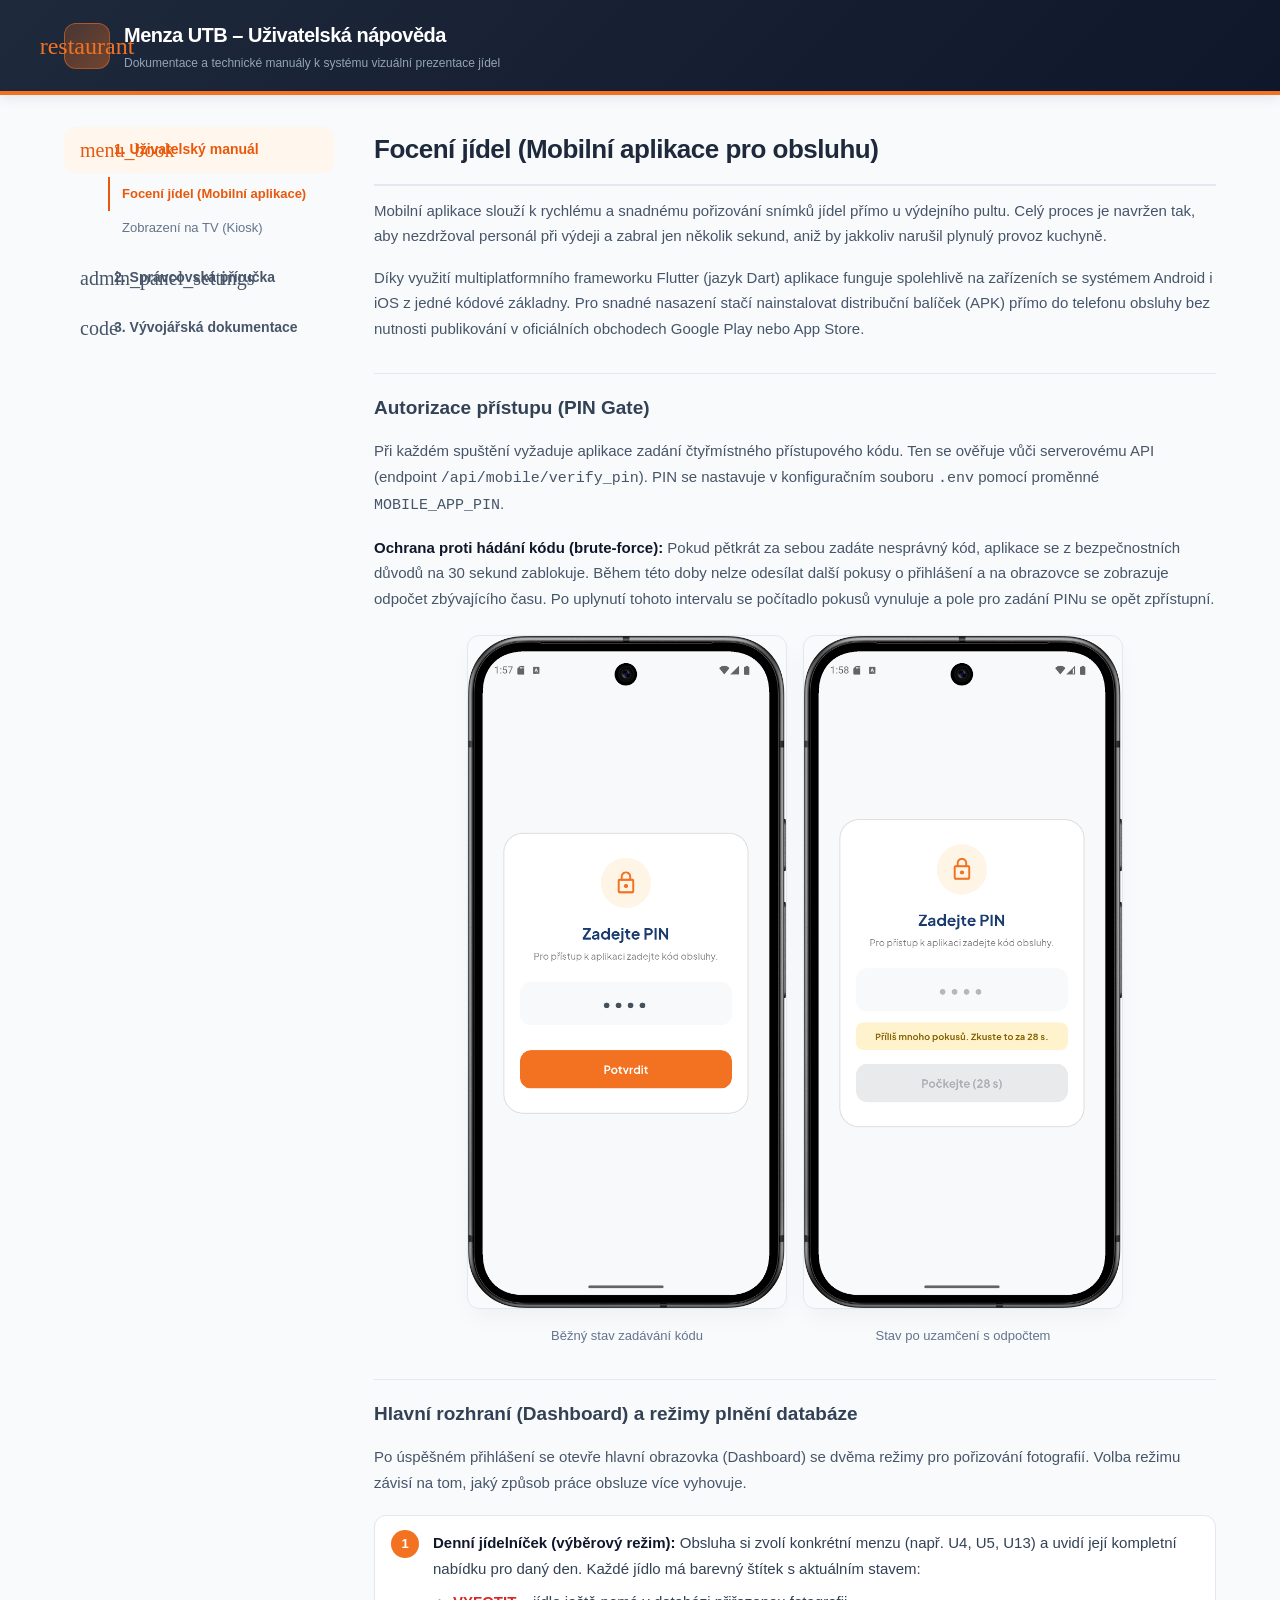
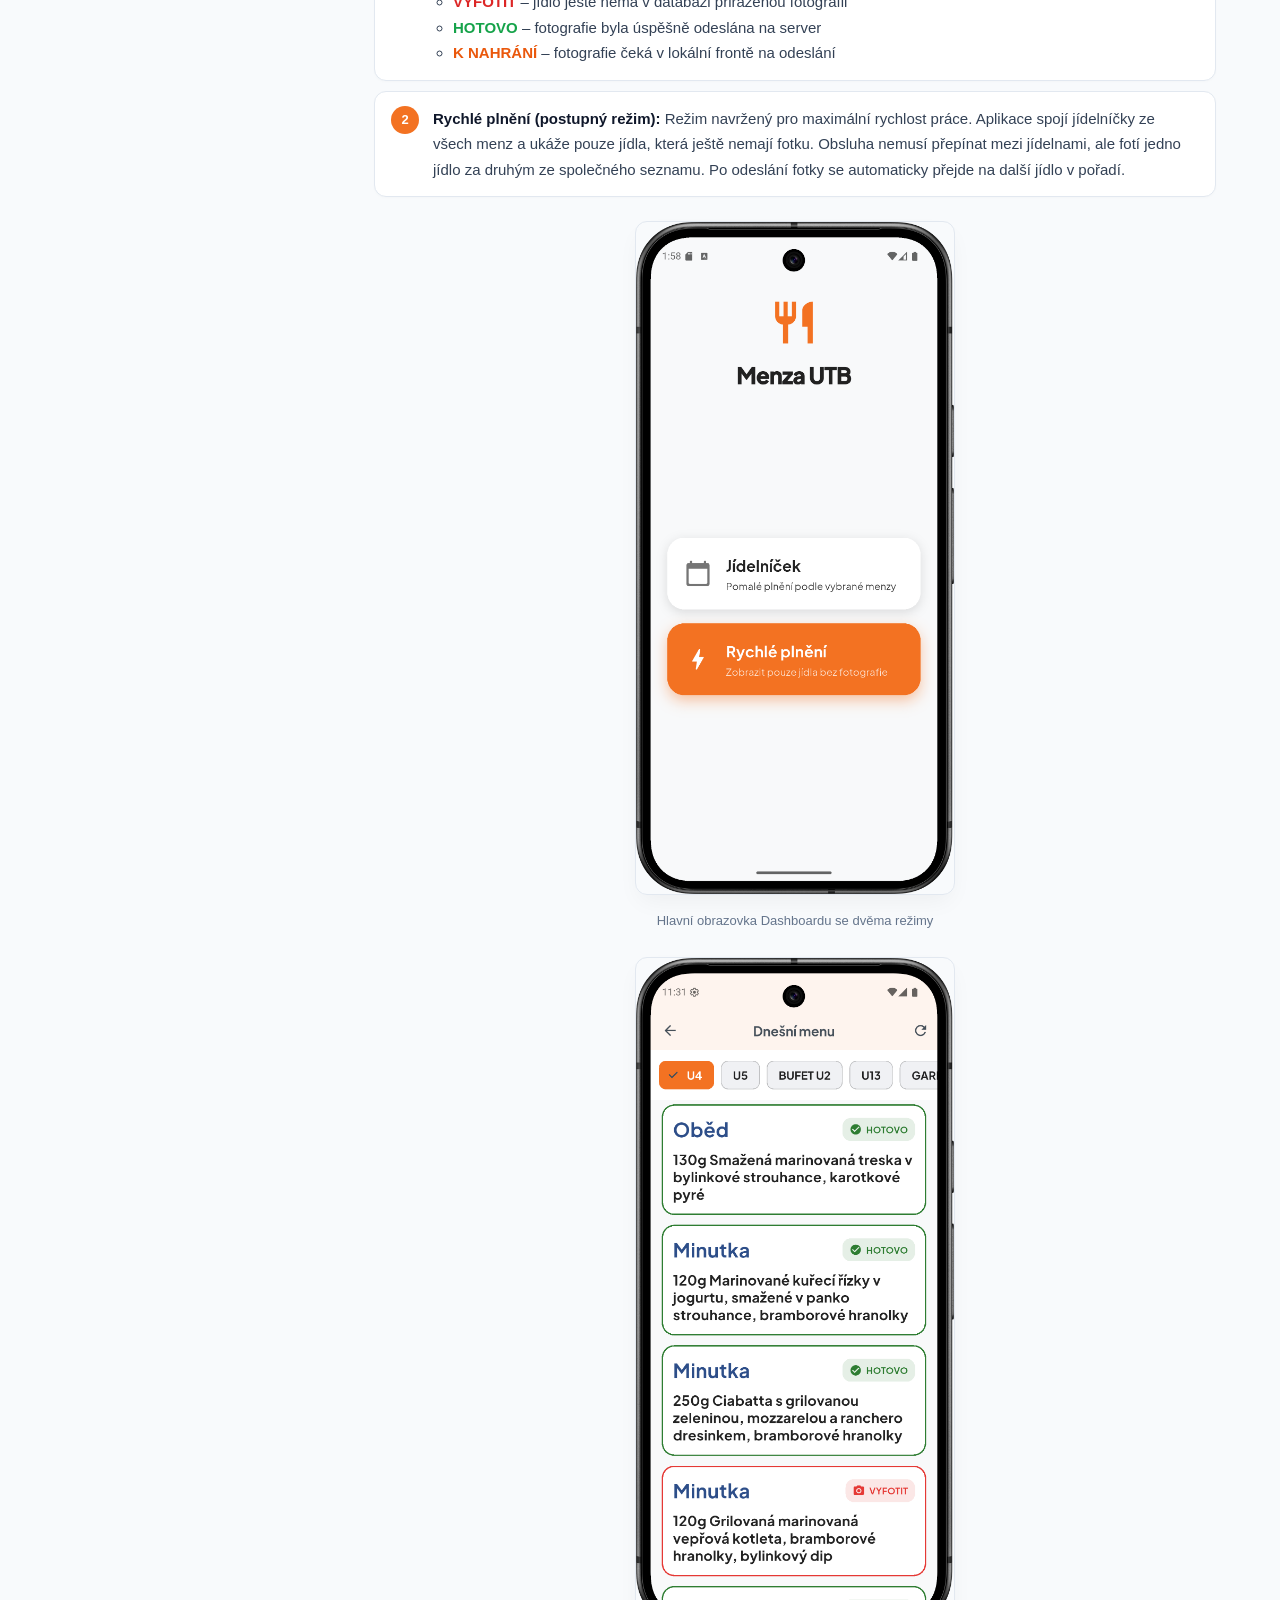
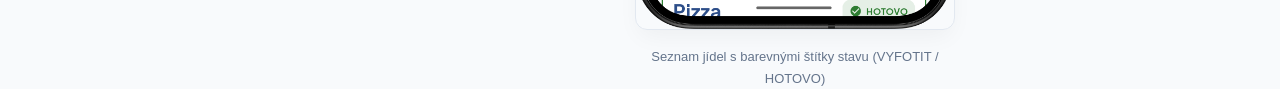
<file: dokumentace/index.html>
<!DOCTYPE html>
<html lang="cs">
<head>
    <meta charset="UTF-8">
    <meta http-equiv="refresh" content="0; url=uzivatel/index.html">
    <title>Menza UTB – Uživatelská nápověda</title>
</head>
<body>
    <p>Přesměrování na <a href="uzivatel/index.html">Uživatelský manuál systému Menza UTB</a>…</p>
</body>
</html>
</file>
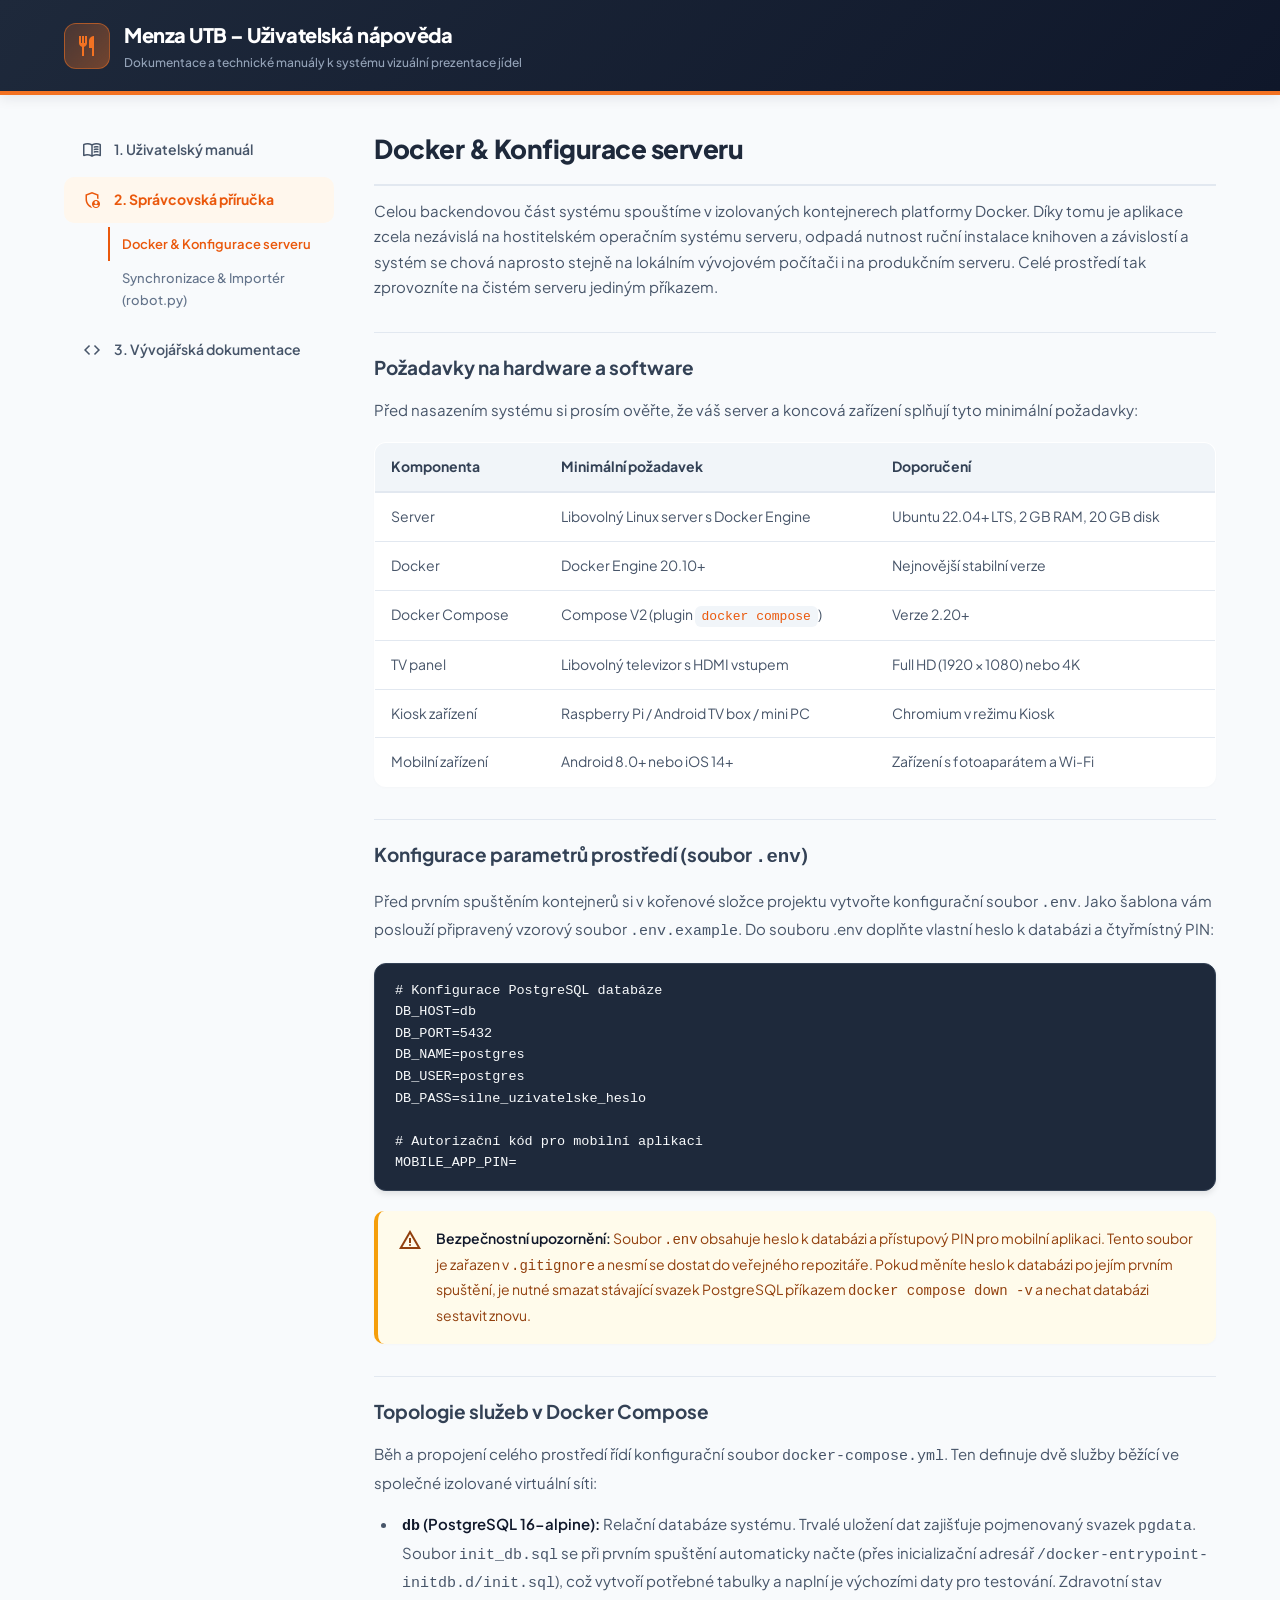
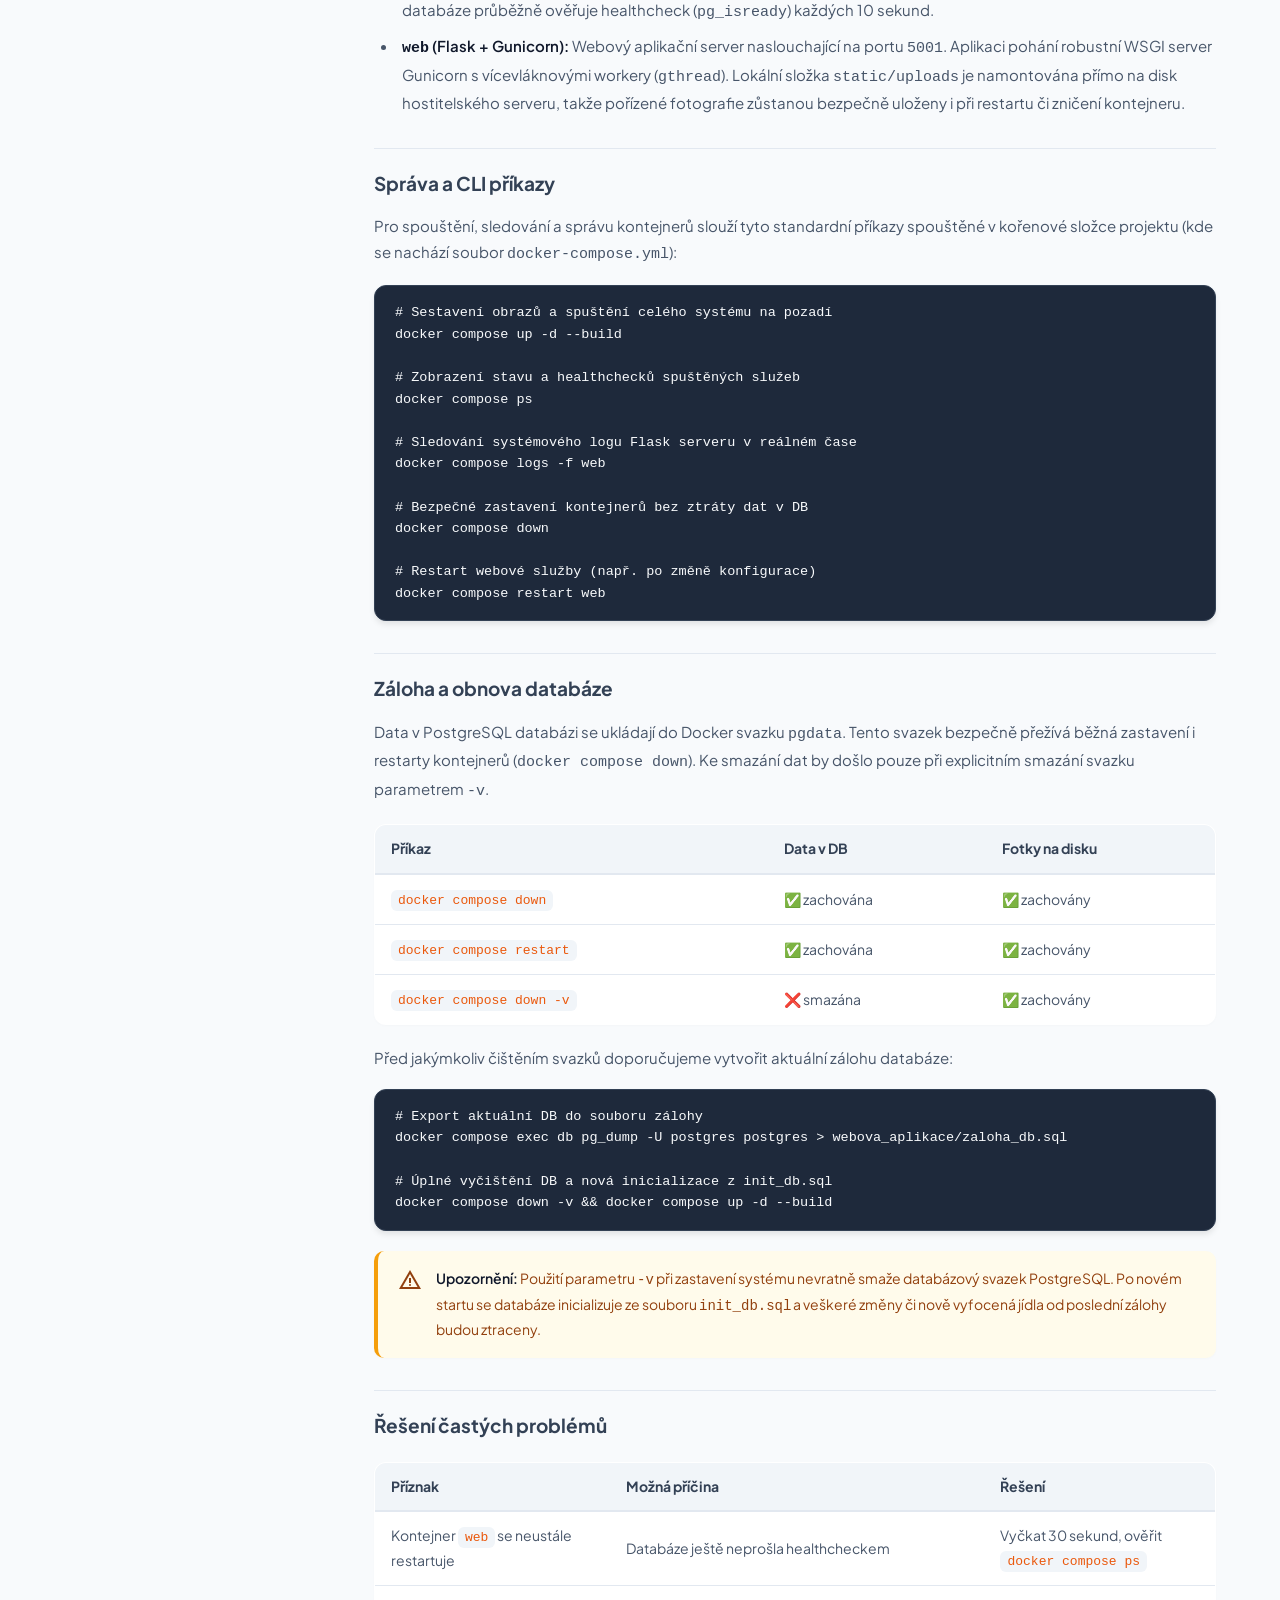
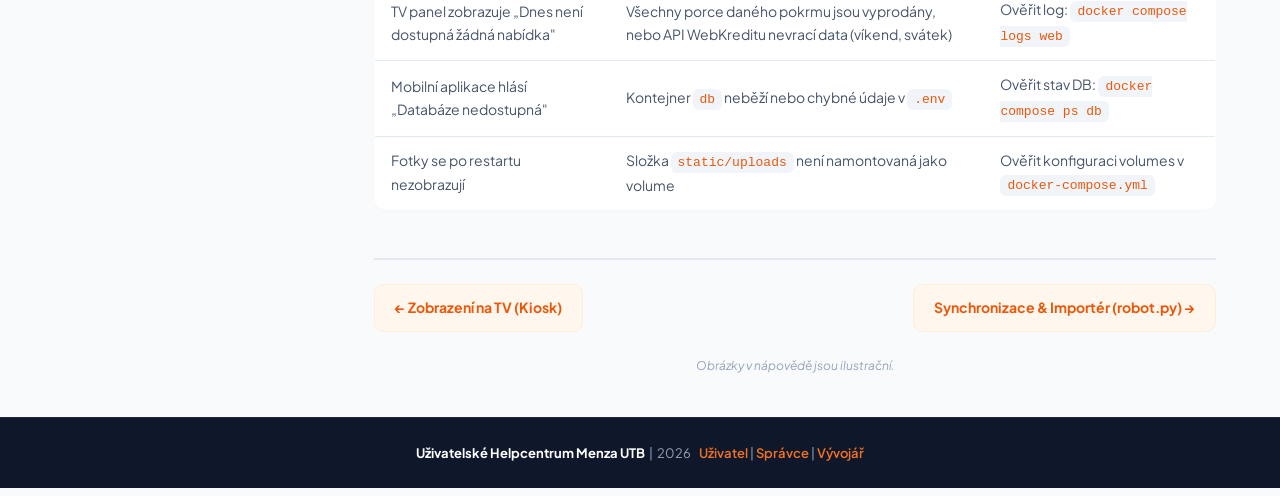
<file: dokumentace/spravce/index.html>
<!DOCTYPE html>
<html lang="cs">
<head>
    <meta charset="UTF-8">
    <title>Docker &amp; Konfigurace serveru – Příručka správce Menza UTB</title>
    <meta name="viewport" content="width=device-width, initial-scale=1">
    <link rel="stylesheet" href="../style.css?v=4">
    <link rel="stylesheet" href="https://fonts.googleapis.com/css2?family=Material+Symbols+Outlined:opsz,wght,FILL,GRAD@24,400,0,0" />
</head>
<body>
<div id="wrap">
    <div id="header"><header>
        <div class="logo-area">
            <div class="logo-icon"><span class="material-symbols-outlined">restaurant</span></div>
            <div class="logo-text">
                <h1>Menza UTB – Uživatelská nápověda</h1>
                <p>Dokumentace a technické manuály k systému vizuální prezentace jídel</p>
            </div>
        </div>
    </header></div>
    <div id="xmain">
        <div id="menu">
            <button id="menu-toggle" onclick="document.getElementById('menu').classList.toggle('open')"><span class="material-symbols-outlined">menu</span> Navigace</button>
            <ul>
                <li><a href="../uzivatel/index.html"><span class="material-symbols-outlined icon">menu_book</span>1. Uživatelský manuál</a></li>
                <li id="current"><a href="../spravce/index.html" class="active"><span class="material-symbols-outlined icon">admin_panel_settings</span>2. Správcovská příručka</a>
                    <ul class="sideSub">
                        <li><a href="../spravce/index.html" class="active">Docker &amp; Konfigurace serveru</a></li>
                        <li><a href="../spravce/robot.html">Synchronizace &amp; Importér (robot.py)</a></li>
                    </ul>
                </li>
                <li><a href="../vyvoj/index.html"><span class="material-symbols-outlined icon">code</span>3. Vývojářská dokumentace</a></li>
            </ul>
        </div>
        <div id="content-wrap"><div id="main">

            <h3 class="title">Docker &amp; Konfigurace serveru</h3>

            <p>Celou backendovou část systému spouštíme v izolovaných kontejnerech platformy Docker. Díky tomu je aplikace zcela nezávislá na hostitelském operačním systému serveru, odpadá nutnost ruční instalace knihoven a závislostí a systém se chová naprosto stejně na lokálním vývojovém počítači i na produkčním serveru. Celé prostředí tak zprovozníte na čistém serveru jediným příkazem.</p>

            <!-- ================================================================ -->
            <h4 class="title">Požadavky na hardware a software</h4>

            <p>Před nasazením systému si prosím ověřte, že váš server a koncová zařízení splňují tyto minimální požadavky:</p>

            <table class="data-table">
                <tr>
                    <th>Komponenta</th>
                    <th>Minimální požadavek</th>
                    <th>Doporučení</th>
                </tr>
                <tr>
                    <td>Server</td>
                    <td>Libovolný Linux server s Docker Engine</td>
                    <td>Ubuntu 22.04+ LTS, 2 GB RAM, 20 GB disk</td>
                </tr>
                <tr>
                    <td>Docker</td>
                    <td>Docker Engine 20.10+</td>
                    <td>Nejnovější stabilní verze</td>
                </tr>
                <tr>
                    <td>Docker Compose</td>
                    <td>Compose V2 (plugin <code>docker compose</code>)</td>
                    <td>Verze 2.20+</td>
                </tr>
                <tr>
                    <td>TV panel</td>
                    <td>Libovolný televizor s HDMI vstupem</td>
                    <td>Full HD (1920 × 1080) nebo 4K</td>
                </tr>
                <tr>
                    <td>Kiosk zařízení</td>
                    <td>Raspberry Pi / Android TV box / mini PC</td>
                    <td>Chromium v režimu Kiosk</td>
                </tr>
                <tr>
                    <td>Mobilní zařízení</td>
                    <td>Android 8.0+ nebo iOS 14+</td>
                    <td>Zařízení s fotoaparátem a Wi-Fi</td>
                </tr>
            </table>

            <!-- ================================================================ -->
            <h4 class="title">Konfigurace parametrů prostředí (soubor <code>.env</code>)</h4>

            <p>Před prvním spuštěním kontejnerů si v kořenové složce projektu vytvořte konfigurační soubor <code>.env</code>. Jako šablona vám poslouží připravený vzorový soubor <code>.env.example</code>. Do souboru .env doplňte vlastní heslo k databázi a čtyřmístný PIN:</p>

            <pre><code># Konfigurace PostgreSQL databáze
DB_HOST=db
DB_PORT=5432
DB_NAME=postgres
DB_USER=postgres
DB_PASS=silne_uzivatelske_heslo

# Autorizační kód pro mobilní aplikaci
MOBILE_APP_PIN=</code></pre>

            <div class="warning-box"><span class="material-symbols-outlined icon">warning</span>
                <div>
                    <strong>Bezpečnostní upozornění:</strong> Soubor <code>.env</code> obsahuje heslo k databázi a přístupový PIN pro mobilní aplikaci. Tento soubor je zařazen v <code>.gitignore</code> a nesmí se dostat do veřejného repozitáře. Pokud měníte heslo k databázi po jejím prvním spuštění, je nutné smazat stávající svazek PostgreSQL příkazem <code>docker compose down -v</code> a nechat databázi sestavit znovu.
                </div>
            </div>

            <!-- ================================================================ -->
            <h4 class="title">Topologie služeb v Docker Compose</h4>

            <p>Běh a propojení celého prostředí řídí konfigurační soubor <code>docker-compose.yml</code>. Ten definuje dvě služby běžící ve společné izolované virtuální síti:</p>

            <ul>
                <li><strong><code>db</code> (PostgreSQL 16-alpine):</strong> Relační databáze systému. Trvalé uložení dat zajišťuje pojmenovaný svazek <code>pgdata</code>. Soubor <code>init_db.sql</code> se při prvním spuštění automaticky načte (přes inicializační adresář <code>/docker-entrypoint-initdb.d/init.sql</code>), což vytvoří potřebné tabulky a naplní je výchozími daty pro testování. Zdravotní stav databáze průběžně ověřuje healthcheck (<code>pg_isready</code>) každých 10 sekund.</li>
                <li><strong><code>web</code> (Flask + Gunicorn):</strong> Webový aplikační server naslouchající na portu <code>5001</code>. Aplikaci pohání robustní WSGI server Gunicorn s vícevláknovými workery (<code>gthread</code>). Lokální složka <code>static/uploads</code> je namontována přímo na disk hostitelského serveru, takže pořízené fotografie zůstanou bezpečně uloženy i při restartu či zničení kontejneru.</li>
            </ul>

            <!-- ================================================================ -->
            <h4 class="title">Správa a CLI příkazy</h4>

            <p>Pro spouštění, sledování a správu kontejnerů slouží tyto standardní příkazy spouštěné v kořenové složce projektu (kde se nachází soubor <code>docker-compose.yml</code>):</p>

            <pre><code># Sestavení obrazů a spuštění celého systému na pozadí
docker compose up -d --build

# Zobrazení stavu a healthchecků spuštěných služeb
docker compose ps

# Sledování systémového logu Flask serveru v reálném čase
docker compose logs -f web

# Bezpečné zastavení kontejnerů bez ztráty dat v DB
docker compose down

# Restart webové služby (např. po změně konfigurace)
docker compose restart web</code></pre>

            <!-- ================================================================ -->
            <h4 class="title">Záloha a obnova databáze</h4>

            <p>Data v PostgreSQL databázi se ukládají do Docker svazku <code>pgdata</code>. Tento svazek bezpečně přežívá běžná zastavení i restarty kontejnerů (<code>docker compose down</code>). Ke smazání dat by došlo pouze při explicitním smazání svazku parametrem <code>-v</code>.</p>

            <table class="data-table">
                <tr>
                    <th>Příkaz</th>
                    <th>Data v DB</th>
                    <th>Fotky na disku</th>
                </tr>
                <tr>
                    <td><code>docker compose down</code></td>
                    <td>✅ zachována</td>
                    <td>✅ zachovány</td>
                </tr>
                <tr>
                    <td><code>docker compose restart</code></td>
                    <td>✅ zachována</td>
                    <td>✅ zachovány</td>
                </tr>
                <tr>
                    <td><code>docker compose down -v</code></td>
                    <td>❌ smazána</td>
                    <td>✅ zachovány</td>
                </tr>
            </table>

            <p>Před jakýmkoliv čištěním svazků doporučujeme vytvořit aktuální zálohu databáze:</p>

            <pre><code># Export aktuální DB do souboru zálohy
docker compose exec db pg_dump -U postgres postgres > webova_aplikace/zaloha_db.sql

# Úplné vyčištění DB a nová inicializace z init_db.sql
docker compose down -v && docker compose up -d --build</code></pre>

            <div class="warning-box"><span class="material-symbols-outlined icon">warning</span>
                <div>
                    <strong>Upozornění:</strong> Použití parametru <code>-v</code> při zastavení systému nevratně smaže databázový svazek PostgreSQL. Po novém startu se databáze inicializuje ze souboru <code>init_db.sql</code> a veškeré změny či nově vyfocená jídla od poslední zálohy budou ztraceny.
                </div>
            </div>

            <!-- ================================================================ -->
            <h4 class="title">Řešení častých problémů</h4>

            <table class="data-table">
                <tr>
                    <th>Příznak</th>
                    <th>Možná příčina</th>
                    <th>Řešení</th>
                </tr>
                <tr>
                    <td>Kontejner <code>web</code> se neustále restartuje</td>
                    <td>Databáze ještě neprošla healthcheckem</td>
                    <td>Vyčkat 30 sekund, ověřit <code>docker compose ps</code></td>
                </tr>
                <tr>
                    <td>TV panel zobrazuje „Dnes není dostupná žádná nabídka"</td>
                    <td>Všechny porce daného pokrmu jsou vyprodány, nebo API WebKreditu nevrací data (víkend, svátek)</td>
                    <td>Ověřit log: <code>docker compose logs web</code></td>
                </tr>
                <tr>
                    <td>Mobilní aplikace hlásí „Databáze nedostupná"</td>
                    <td>Kontejner <code>db</code> neběží nebo chybné údaje v <code>.env</code></td>
                    <td>Ověřit stav DB: <code>docker compose ps db</code></td>
                </tr>
                <tr>
                    <td>Fotky se po restartu nezobrazují</td>
                    <td>Složka <code>static/uploads</code> není namontovaná jako volume</td>
                    <td>Ověřit konfiguraci volumes v <code>docker-compose.yml</code></td>
                </tr>
            </table>

            <div class="nav-footer">
                <a href="../uzivatel/kiosk.html">&#8592; Zobrazení na TV (Kiosk)</a>
                <a href="robot.html">Synchronizace &amp; Importér (robot.py) &#8594;</a>
                <div class="nav-comment">Obrázky v nápovědě jsou ilustrační.</div>
            </div>
        </div></div>
    </div>
    <div id="footer"><footer>
        <p><strong>Uživatelské Helpcentrum Menza UTB</strong> &nbsp;|&nbsp; 2026
            &nbsp;&nbsp;
            <a href="../uzivatel/index.html">Uživatel</a> |
            <a href="../spravce/index.html">Správce</a> |
            <a href="../vyvoj/index.html">Vývojář</a></p>
    </footer></div>
</div>
<script src="../router.js"></script>
</body>
</html>
</file>
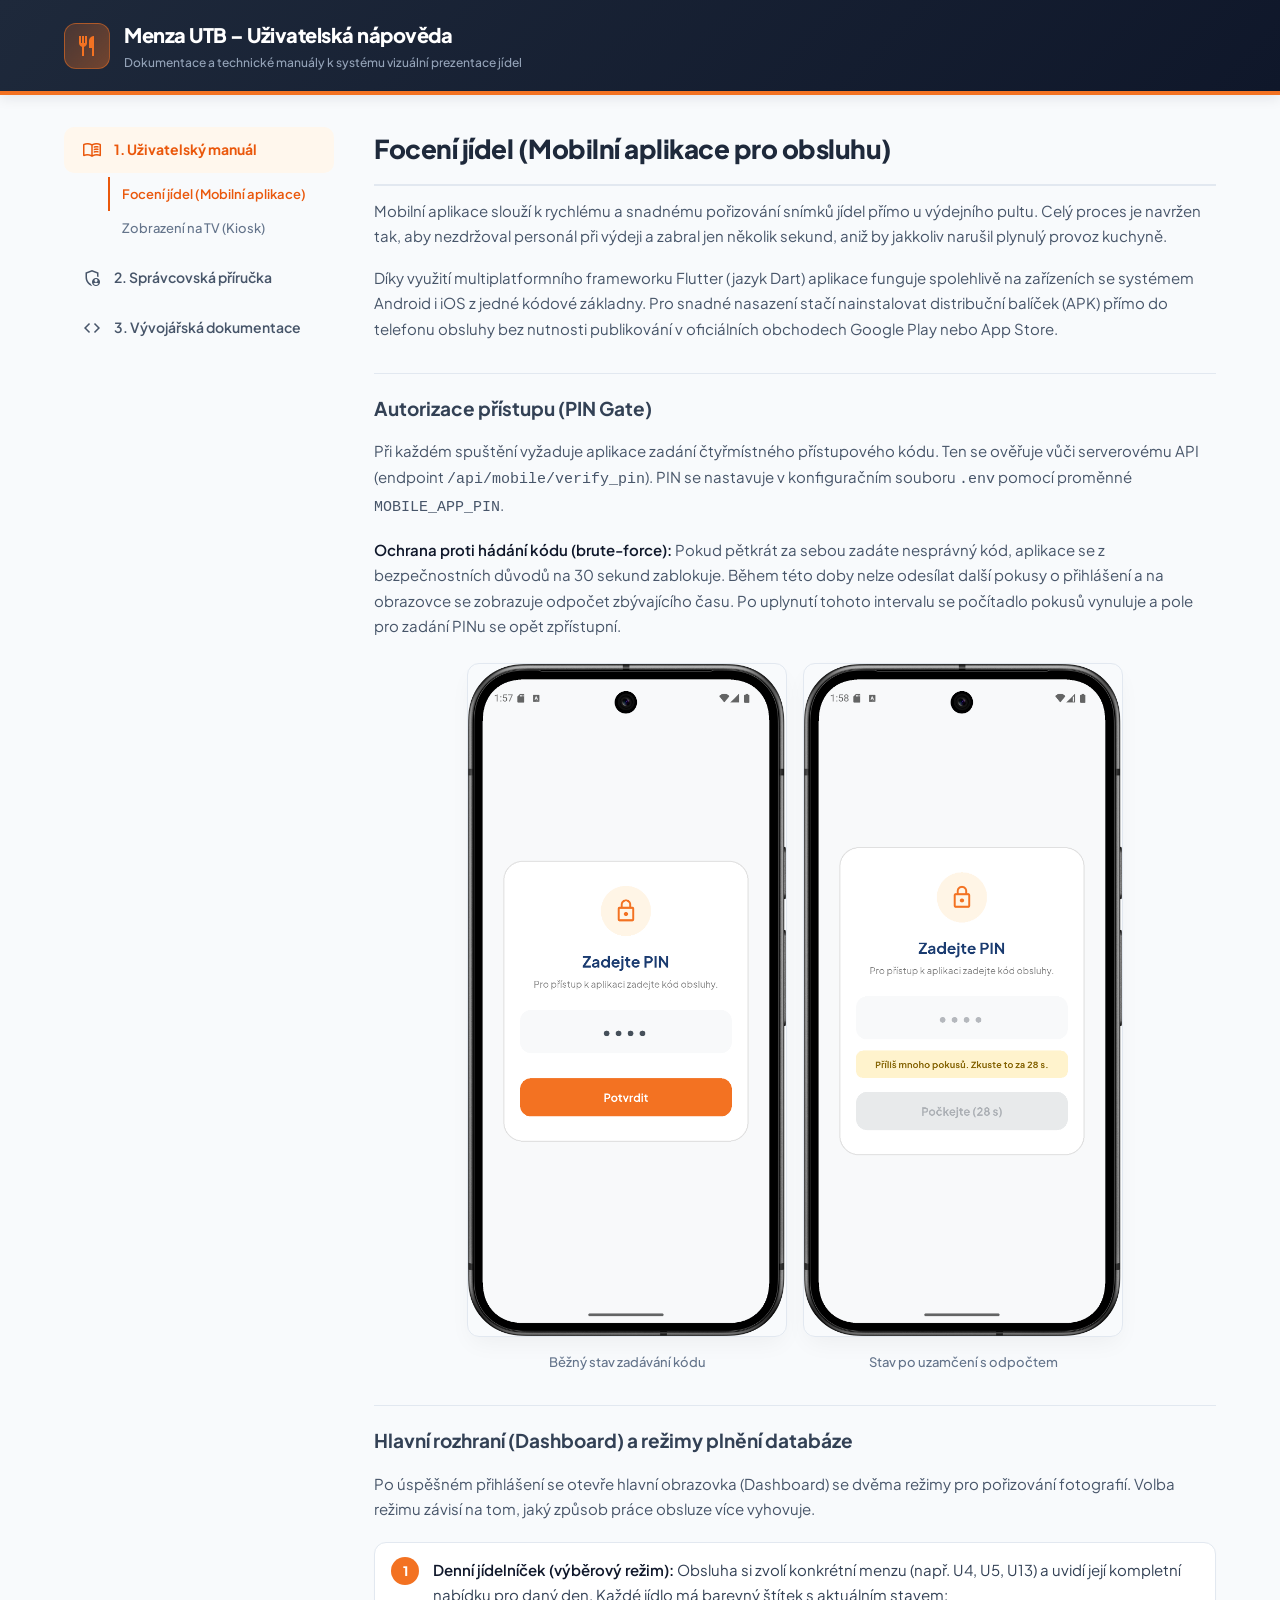
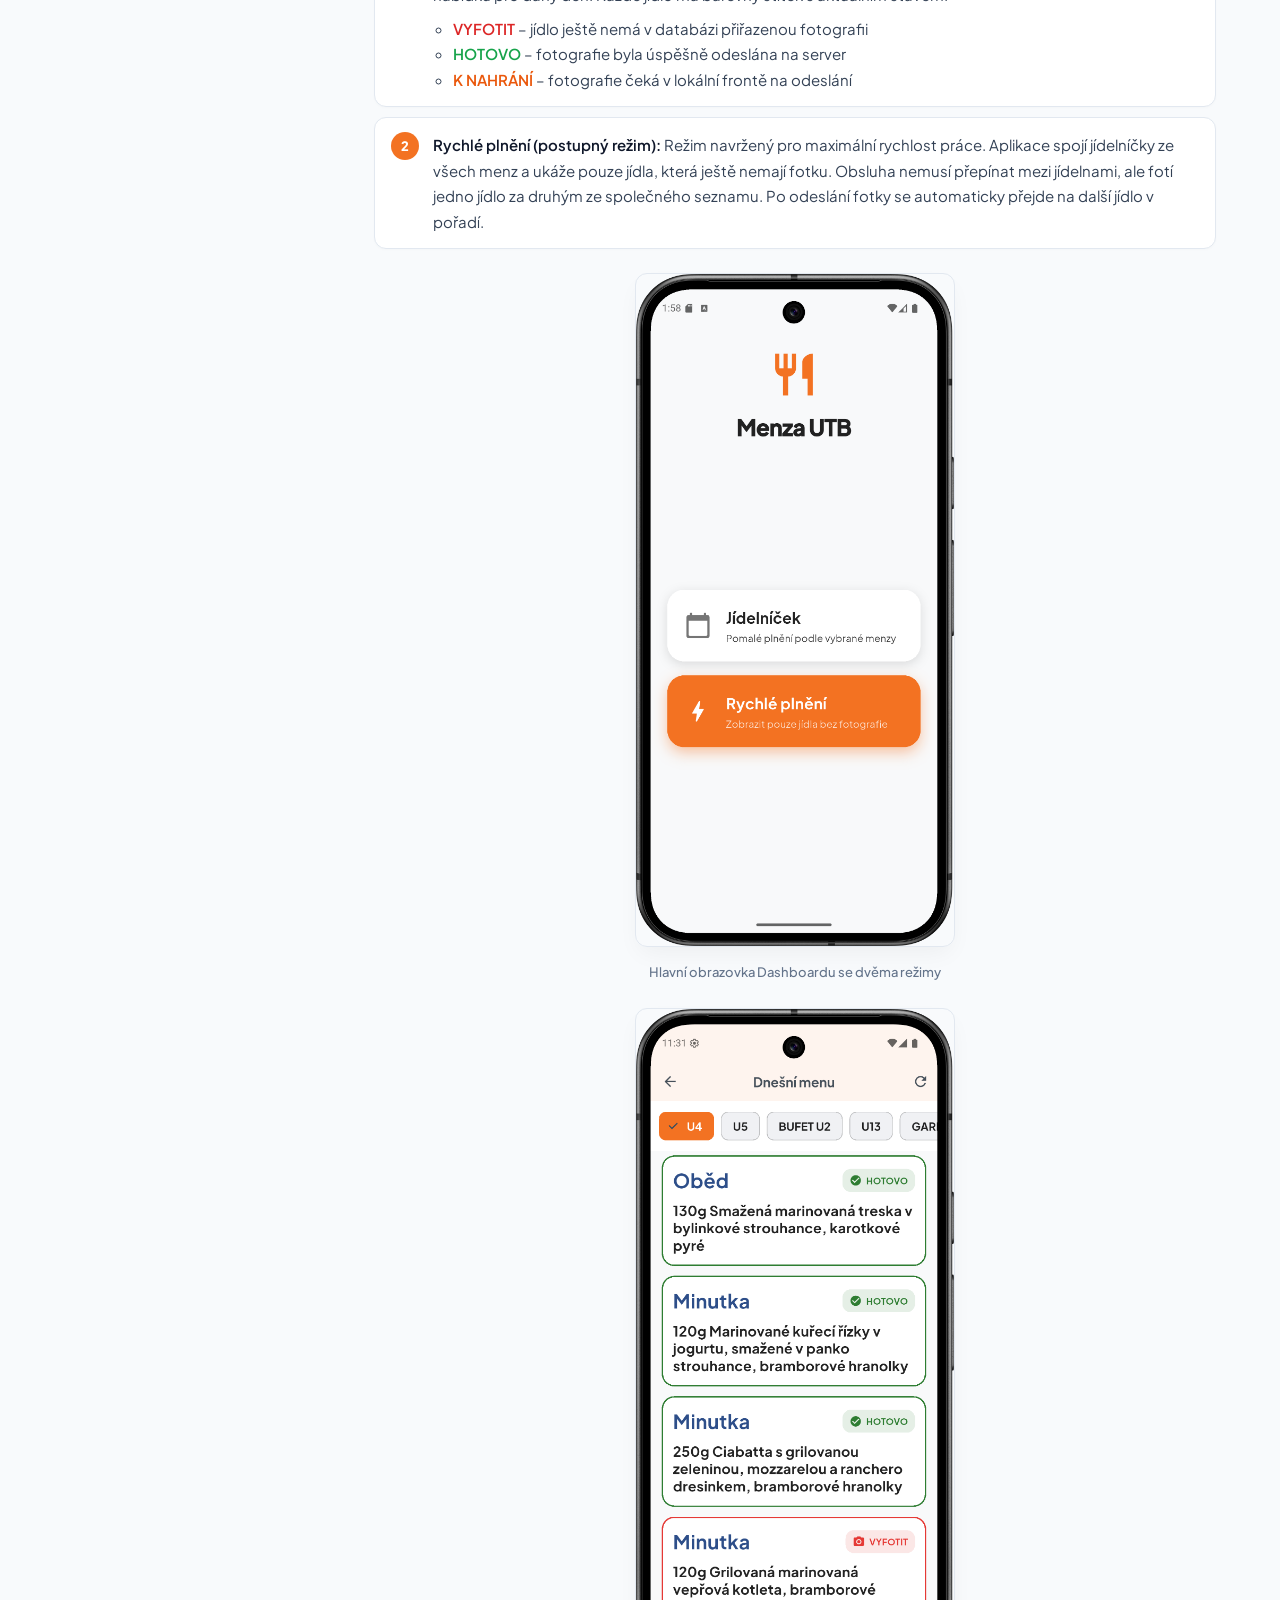
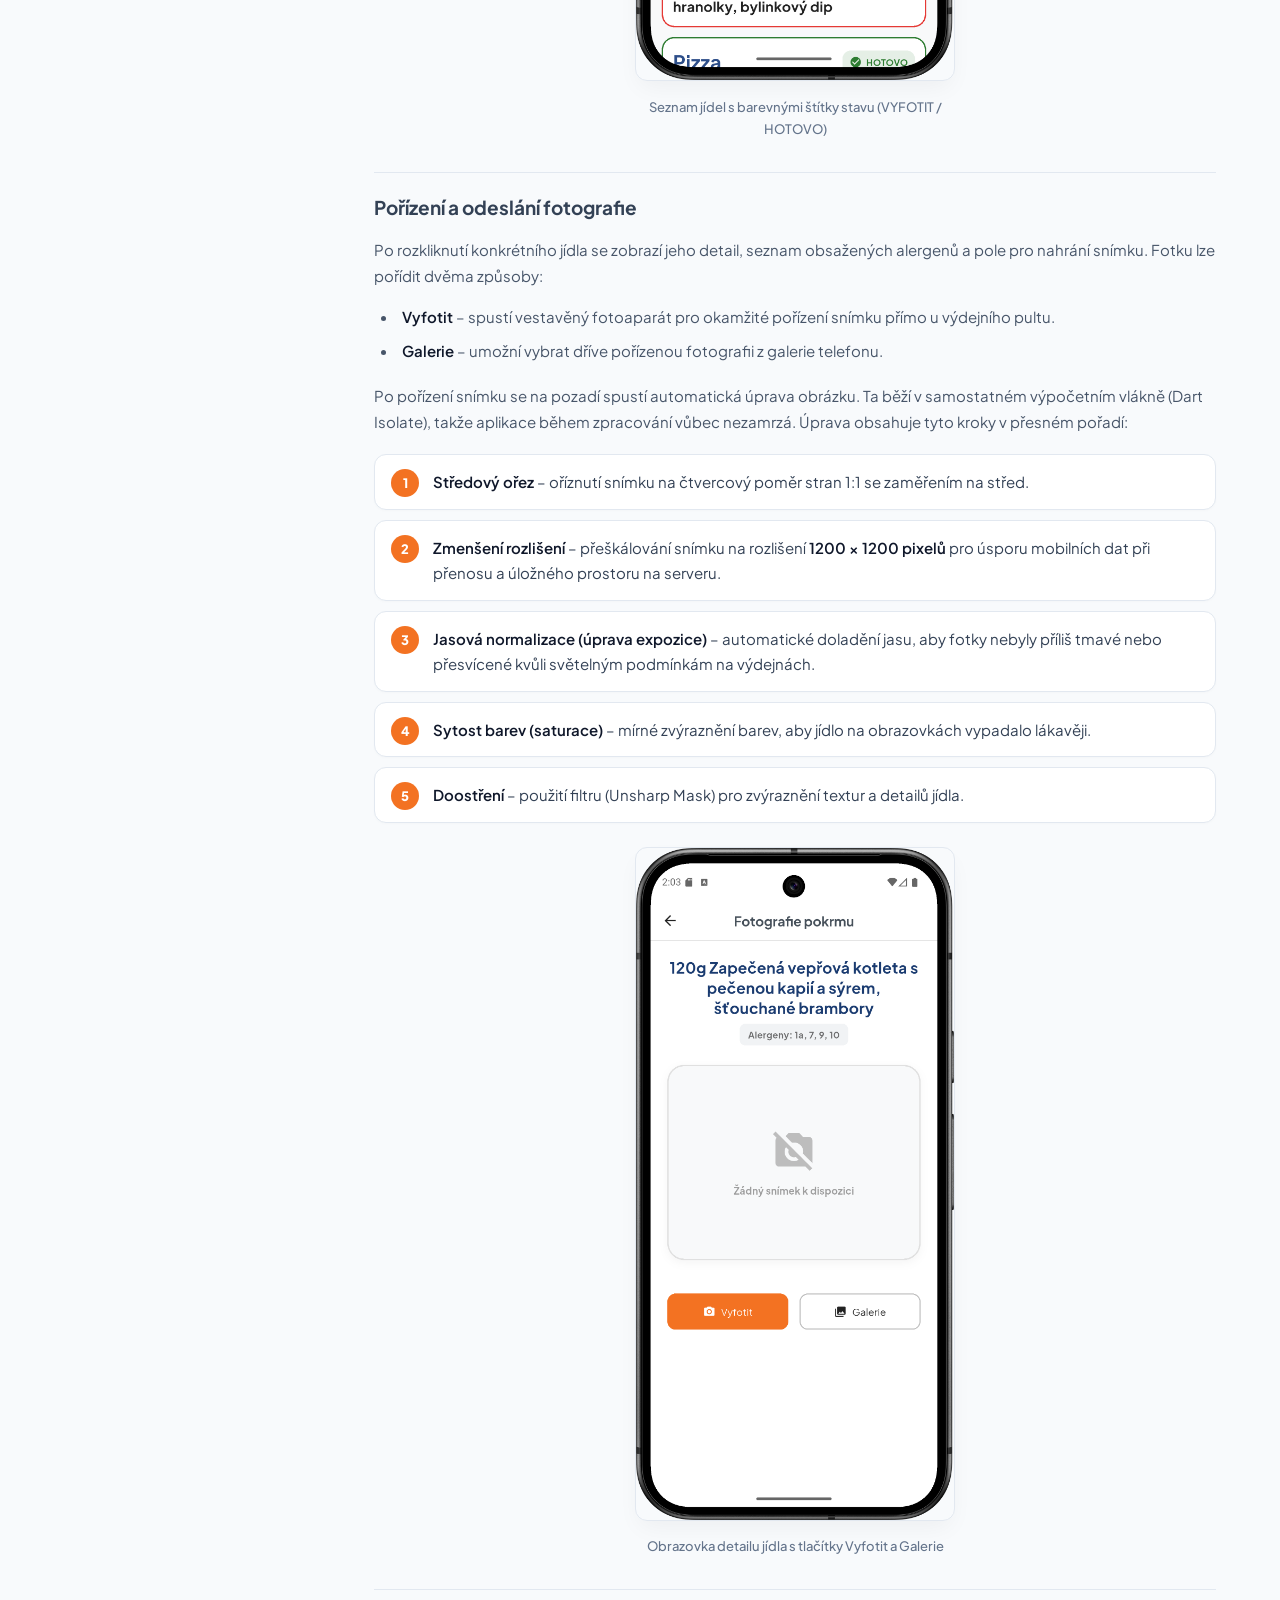
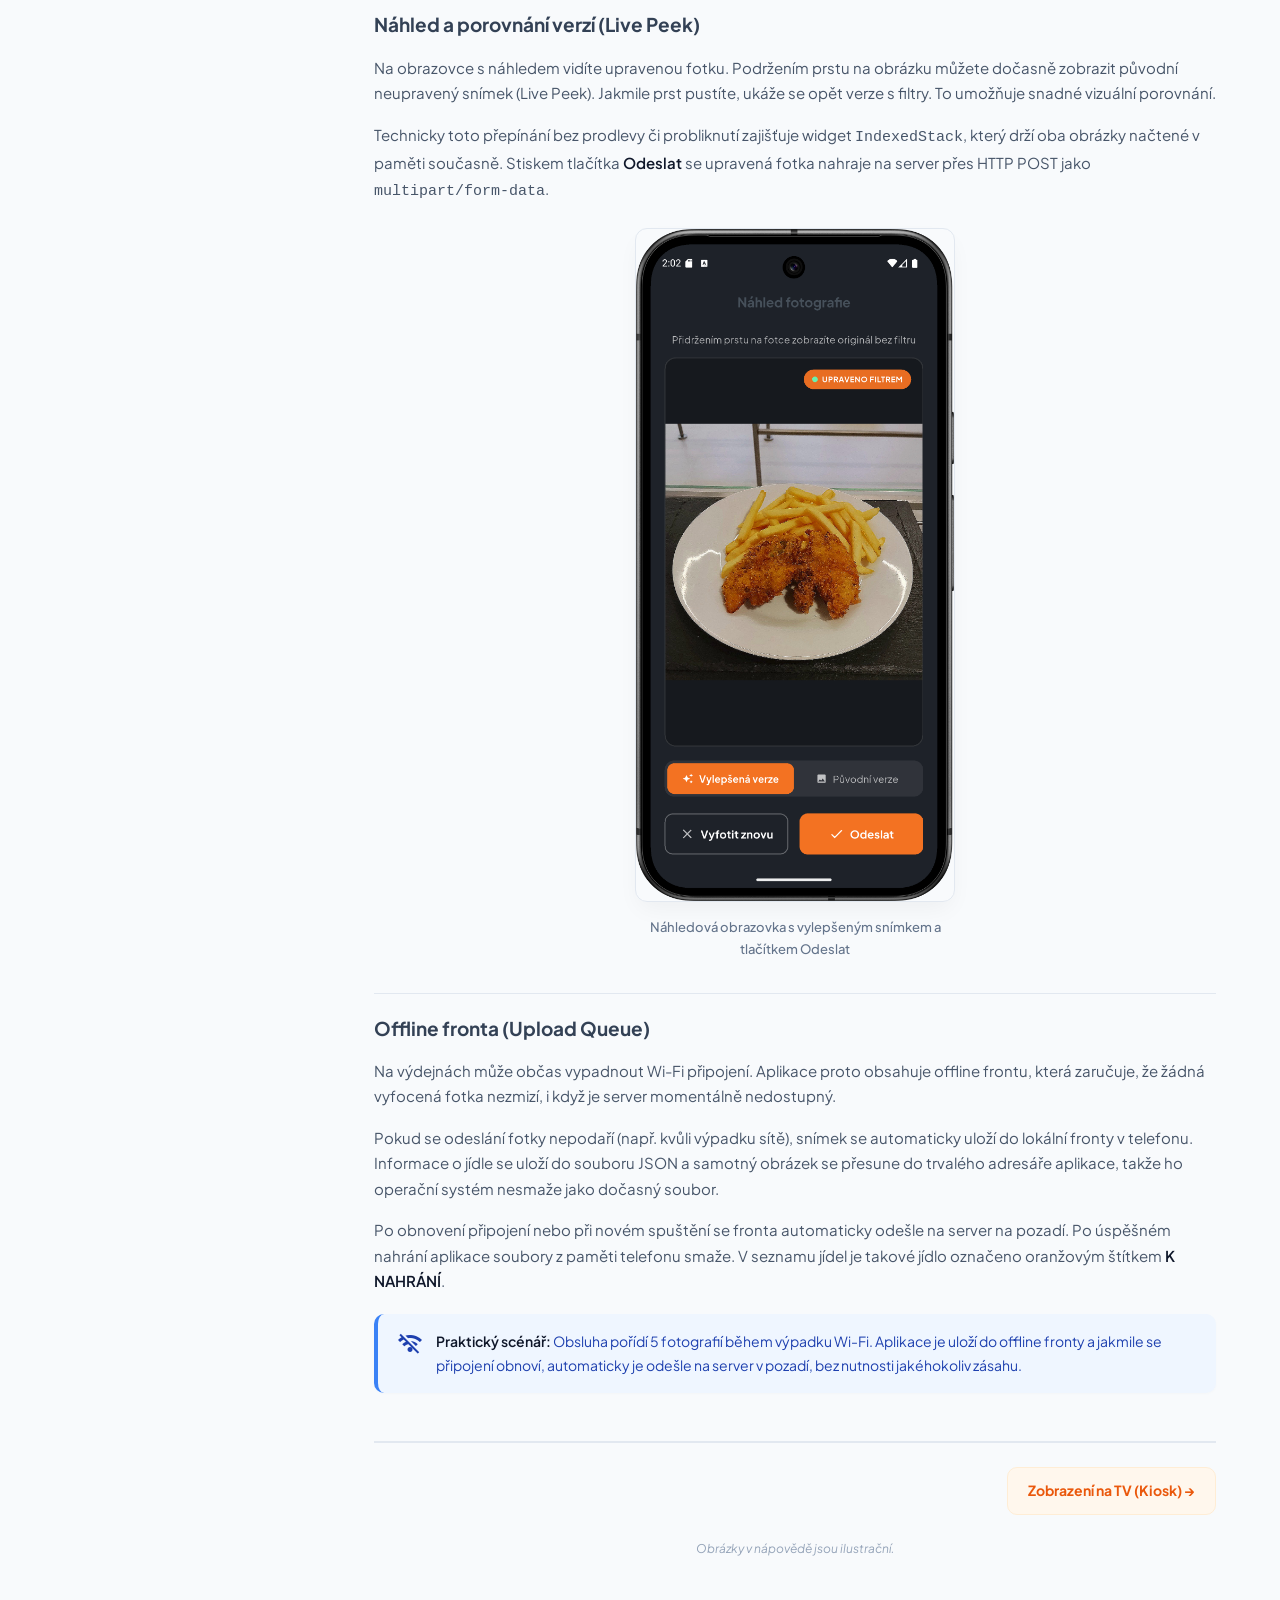
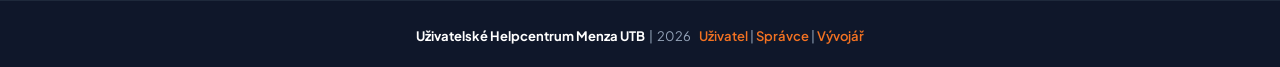
<file: dokumentace/uzivatel/index.html>
<!DOCTYPE html>
<html lang="cs">
<head>
    <meta charset="UTF-8">
    <title>Mobilní aplikace pro obsluhu – Uživatelská dokumentace</title>
    <meta name="viewport" content="width=device-width, initial-scale=1">
    <link rel="stylesheet" href="../style.css?v=4">
    <link rel="stylesheet" href="https://fonts.googleapis.com/css2?family=Material+Symbols+Outlined:opsz,wght,FILL,GRAD@24,400,0,0" />
</head>
<body>
<div id="wrap">
    <div id="header"><header>
        <div class="logo-area">
            <div class="logo-icon"><span class="material-symbols-outlined">restaurant</span></div>
            <div class="logo-text">
                <h1>Menza UTB – Uživatelská nápověda</h1>
                <p>Dokumentace a technické manuály k systému vizuální prezentace jídel</p>
            </div>
        </div>
    </header></div>
    <div id="xmain">
        <div id="menu">
            <button id="menu-toggle" onclick="document.getElementById('menu').classList.toggle('open')"><span class="material-symbols-outlined">menu</span> Navigace</button>
            <ul>
                <li id="current"><a href="../uzivatel/index.html" class="active"><span class="material-symbols-outlined icon">menu_book</span>1. Uživatelský manuál</a>
                    <ul class="sideSub">
                        <li><a href="../uzivatel/index.html" class="active">Focení jídel (Mobilní aplikace)</a></li>
                        <li><a href="../uzivatel/kiosk.html">Zobrazení na TV (Kiosk)</a></li>
                    </ul>
                </li>
                <li><a href="../spravce/index.html"><span class="material-symbols-outlined icon">admin_panel_settings</span>2. Správcovská příručka</a></li>
                <li><a href="../vyvoj/index.html"><span class="material-symbols-outlined icon">code</span>3. Vývojářská dokumentace</a></li>
            </ul>
        </div>
        <div id="content-wrap"><div id="main">

            <h3 class="title">Focení jídel (Mobilní aplikace pro obsluhu)</h3>

            <p>Mobilní aplikace slouží k rychlému a snadnému pořizování snímků jídel přímo u výdejního pultu. Celý proces je navržen tak, aby nezdržoval personál při výdeji a zabral jen několik sekund, aniž by jakkoliv narušil plynulý provoz kuchyně.</p>

            <p>Díky využití multiplatformního frameworku Flutter (jazyk Dart) aplikace funguje spolehlivě na zařízeních se systémem Android i iOS z jedné kódové základny. Pro snadné nasazení stačí nainstalovat distribuční balíček (APK) přímo do telefonu obsluhy bez nutnosti publikování v oficiálních obchodech Google Play nebo App Store.</p>

            <!-- ================================================================ -->
            <h4 class="title">Autorizace přístupu (PIN Gate)</h4>

            <p>Při každém spuštění vyžaduje aplikace zadání čtyřmístného přístupového kódu. Ten se ověřuje vůči serverovému API (endpoint <code>/api/mobile/verify_pin</code>). PIN se nastavuje v konfiguračním souboru <code>.env</code> pomocí proměnné <code>MOBILE_APP_PIN</code>.</p>

            <p><strong>Ochrana proti hádání kódu (brute-force):</strong> Pokud pětkrát za sebou zadáte nesprávný kód, aplikace se z bezpečnostních důvodů na 30 sekund zablokuje. Během této doby nelze odesílat další pokusy o přihlášení a na obrazovce se zobrazuje odpočet zbývajícího času. Po uplynutí tohoto intervalu se počítadlo pokusů vynuluje a pole pro zadání PINu se opět zpřístupní.</p>

            <!-- SCREENSHOT: PIN GATE -->
            <div class="screenshot" style="display: flex; gap: 16px; justify-content: center; flex-wrap: wrap; margin: 24px 0;">
                <div style="flex: 1; min-width: 200px; max-width: 320px; text-align: center;">
                    <img src="../img/01.png" alt="PIN obrazovka – běžný stav" style="width: 100%; border: 1.5px solid #e2e8f0; border-radius: 12px; box-shadow: 0 10px 25px -5px rgba(0,0,0,0.05);">
                    <div style="font-size: 13px; color: #64748b; margin-top: 8px; font-weight: 500;">Běžný stav zadávání kódu</div>
                </div>
                <div style="flex: 1; min-width: 200px; max-width: 320px; text-align: center;">
                    <img src="../img/02.png" alt="PIN uzamčený – stav po uzamčení s odpočtem" style="width: 100%; border: 1.5px solid #e2e8f0; border-radius: 12px; box-shadow: 0 10px 25px -5px rgba(0,0,0,0.05);">
                    <div style="font-size: 13px; color: #64748b; margin-top: 8px; font-weight: 500;">Stav po uzamčení s odpočtem</div>
                </div>
            </div>

            <!-- ================================================================ -->
            <h4 class="title">Hlavní rozhraní (Dashboard) a režimy plnění databáze</h4>

            <p>Po úspěšném přihlášení se otevře hlavní obrazovka (Dashboard) se dvěma režimy pro pořizování fotografií. Volba režimu závisí na tom, jaký způsob práce obsluze více vyhovuje.</p>

            <ol class="steps">
                <li><strong>Denní jídelníček (výběrový režim):</strong> Obsluha si zvolí konkrétní menzu (např. U4, U5, U13) a uvidí její kompletní nabídku pro daný den. Každé jídlo má barevný štítek s aktuálním stavem:
                    <ul style="margin-top: 8px; padding-left: 20px;">
                        <li><strong style="color: #dc2626;">VYFOTIT</strong> – jídlo ještě nemá v databázi přiřazenou fotografii</li>
                        <li><strong style="color: #16a34a;">HOTOVO</strong> – fotografie byla úspěšně odeslána na server</li>
                        <li><strong style="color: #ea580c;">K NAHRÁNÍ</strong> – fotografie čeká v lokální frontě na odeslání</li>
                    </ul>
                </li>
                <li><strong>Rychlé plnění (postupný režim):</strong> Režim navržený pro maximální rychlost práce. Aplikace spojí jídelníčky ze všech menz a ukáže pouze jídla, která ještě nemají fotku. Obsluha nemusí přepínat mezi jídelnami, ale fotí jedno jídlo za druhým ze společného seznamu. Po odeslání fotky se automaticky přejde na další jídlo v pořadí.</li>
            </ol>

            <!-- SCREENSHOT: DASHBOARD -->
            <div class="screenshot" style="margin: 24px auto; max-width: 320px; text-align: center;">
                <img src="../img/03.png" alt="Hlavní obrazovka Dashboardu" style="width: 100%; border: 1.5px solid #e2e8f0; border-radius: 12px; box-shadow: 0 10px 25px -5px rgba(0,0,0,0.05);">
                <div style="font-size: 13px; color: #64748b; margin-top: 8px; font-weight: 500;">Hlavní obrazovka Dashboardu se dvěma režimy</div>
            </div>

            <!-- SCREENSHOT: DENNI JIDELNICEK -->
            <div class="screenshot" style="margin: 24px auto; max-width: 320px; text-align: center;">
                <img src="../img/04.png" alt="Seznam jídel se štítky stavu" style="width: 100%; border: 1.5px solid #e2e8f0; border-radius: 12px; box-shadow: 0 10px 25px -5px rgba(0,0,0,0.05);">
                <div style="font-size: 13px; color: #64748b; margin-top: 8px; font-weight: 500;">Seznam jídel s barevnými štítky stavu (VYFOTIT / HOTOVO)</div>
            </div>

            <!-- ================================================================ -->
            <h4 class="title">Pořízení a odeslání fotografie</h4>

            <p>Po rozkliknutí konkrétního jídla se zobrazí jeho detail, seznam obsažených alergenů a pole pro nahrání snímku. Fotku lze pořídit dvěma způsoby:</p>

            <ul>
                <li><strong>Vyfotit</strong> – spustí vestavěný fotoaparát pro okamžité pořízení snímku přímo u výdejního pultu.</li>
                <li><strong>Galerie</strong> – umožní vybrat dříve pořízenou fotografii z galerie telefonu.</li>
            </ul>

            <p>Po pořízení snímku se na pozadí spustí automatická úprava obrázku. Ta běží v samostatném výpočetním vlákně (Dart Isolate), takže aplikace během zpracování vůbec nezamrzá. Úprava obsahuje tyto kroky v přesném pořadí:</p>

            <ol class="steps">
                <li><strong>Středový ořez</strong> – oříznutí snímku na čtvercový poměr stran 1:1 se zaměřením na střed.</li>
                <li><strong>Zmenšení rozlišení</strong> – přeškálování snímku na rozlišení <strong>1200 × 1200 pixelů</strong> pro úsporu mobilních dat při přenosu a úložného prostoru na serveru.</li>
                <li><strong>Jasová normalizace (úprava expozice)</strong> – automatické doladění jasu, aby fotky nebyly příliš tmavé nebo přesvícené kvůli světelným podmínkám na výdejnách.</li>
                <li><strong>Sytost barev (saturace)</strong> – mírné zvýraznění barev, aby jídlo na obrazovkách vypadalo lákavěji.</li>
                <li><strong>Doostření</strong> – použití filtru (Unsharp Mask) pro zvýraznění textur a detailů jídla.</li>
            </ol>

            <!-- SCREENSHOT: FOCENI -->
            <div class="screenshot" style="margin: 24px auto; max-width: 320px; text-align: center;">
                <img src="../img/05.png" alt="Detail jídla s možností pořízení fotky" style="width: 100%; border: 1.5px solid #e2e8f0; border-radius: 12px; box-shadow: 0 10px 25px -5px rgba(0,0,0,0.05);">
                <div style="font-size: 13px; color: #64748b; margin-top: 8px; font-weight: 500;">Obrazovka detailu jídla s tlačítky Vyfotit a Galerie</div>
            </div>

            <!-- ================================================================ -->
            <h4 class="title">Náhled a porovnání verzí (Live Peek)</h4>

            <p>Na obrazovce s náhledem vidíte upravenou fotku. Podržením prstu na obrázku můžete dočasně zobrazit původní neupravený snímek (Live Peek). Jakmile prst pustíte, ukáže se opět verze s filtry. To umožňuje snadné vizuální porovnání.</p>

            <p>Technicky toto přepínání bez prodlevy či probliknutí zajišťuje widget <code>IndexedStack</code>, který drží oba obrázky načtené v paměti současně. Stiskem tlačítka <strong>Odeslat</strong> se upravená fotka nahraje na server přes HTTP POST jako <code>multipart/form-data</code>.</p>

            <!-- SCREENSHOT: NAHLED POROVNANI -->
            <div class="screenshot" style="margin: 24px auto; max-width: 320px; text-align: center;">
                <img src="../img/06.png" alt="Náhledová obrazovka" style="width: 100%; border: 1.5px solid #e2e8f0; border-radius: 12px; box-shadow: 0 10px 25px -5px rgba(0,0,0,0.05);">
                <div style="font-size: 13px; color: #64748b; margin-top: 8px; font-weight: 500;">Náhledová obrazovka s vylepšeným snímkem a tlačítkem Odeslat</div>
            </div>

            <!-- ================================================================ -->
            <h4 class="title">Offline fronta (Upload Queue)</h4>

            <p>Na výdejnách může občas vypadnout Wi-Fi připojení. Aplikace proto obsahuje offline frontu, která zaručuje, že žádná vyfocená fotka nezmizí, i když je server momentálně nedostupný.</p>

            <p>Pokud se odeslání fotky nepodaří (např. kvůli výpadku sítě), snímek se automaticky uloží do lokální fronty v telefonu. Informace o jídle se uloží do souboru JSON a samotný obrázek se přesune do trvalého adresáře aplikace, takže ho operační systém nesmaže jako dočasný soubor.</p>

            <p>Po obnovení připojení nebo při novém spuštění se fronta automaticky odešle na server na pozadí. Po úspěšném nahrání aplikace soubory z paměti telefonu smaže. V seznamu jídel je takové jídlo označeno oranžovým štítkem <strong>K NAHRÁNÍ</strong>.</p>

            <div class="info-box"><span class="material-symbols-outlined icon">wifi_off</span>
                <div>
                    <strong>Praktický scénář:</strong> Obsluha pořídí 5 fotografií během výpadku Wi-Fi. Aplikace je uloží do offline fronty a jakmile se připojení obnoví, automaticky je odešle na server v pozadí, bez nutnosti jakéhokoliv zásahu.
                </div>
            </div>

            <div class="nav-footer">
                <span></span>
                <a href="kiosk.html">Zobrazení na TV (Kiosk) &#8594;</a>
                <div class="nav-comment">Obrázky v nápovědě jsou ilustrační.</div>
            </div>
        </div></div>
    </div>
    <div id="footer"><footer>
        <p><strong>Uživatelské Helpcentrum Menza UTB</strong> &nbsp;|&nbsp; 2026
            &nbsp;&nbsp;
            <a href="../uzivatel/index.html">Uživatel</a> |
            <a href="../spravce/index.html">Správce</a> |
            <a href="../vyvoj/index.html">Vývojář</a></p>
    </footer></div>
</div>
<script src="../router.js"></script>
</body>
</html>
</file>
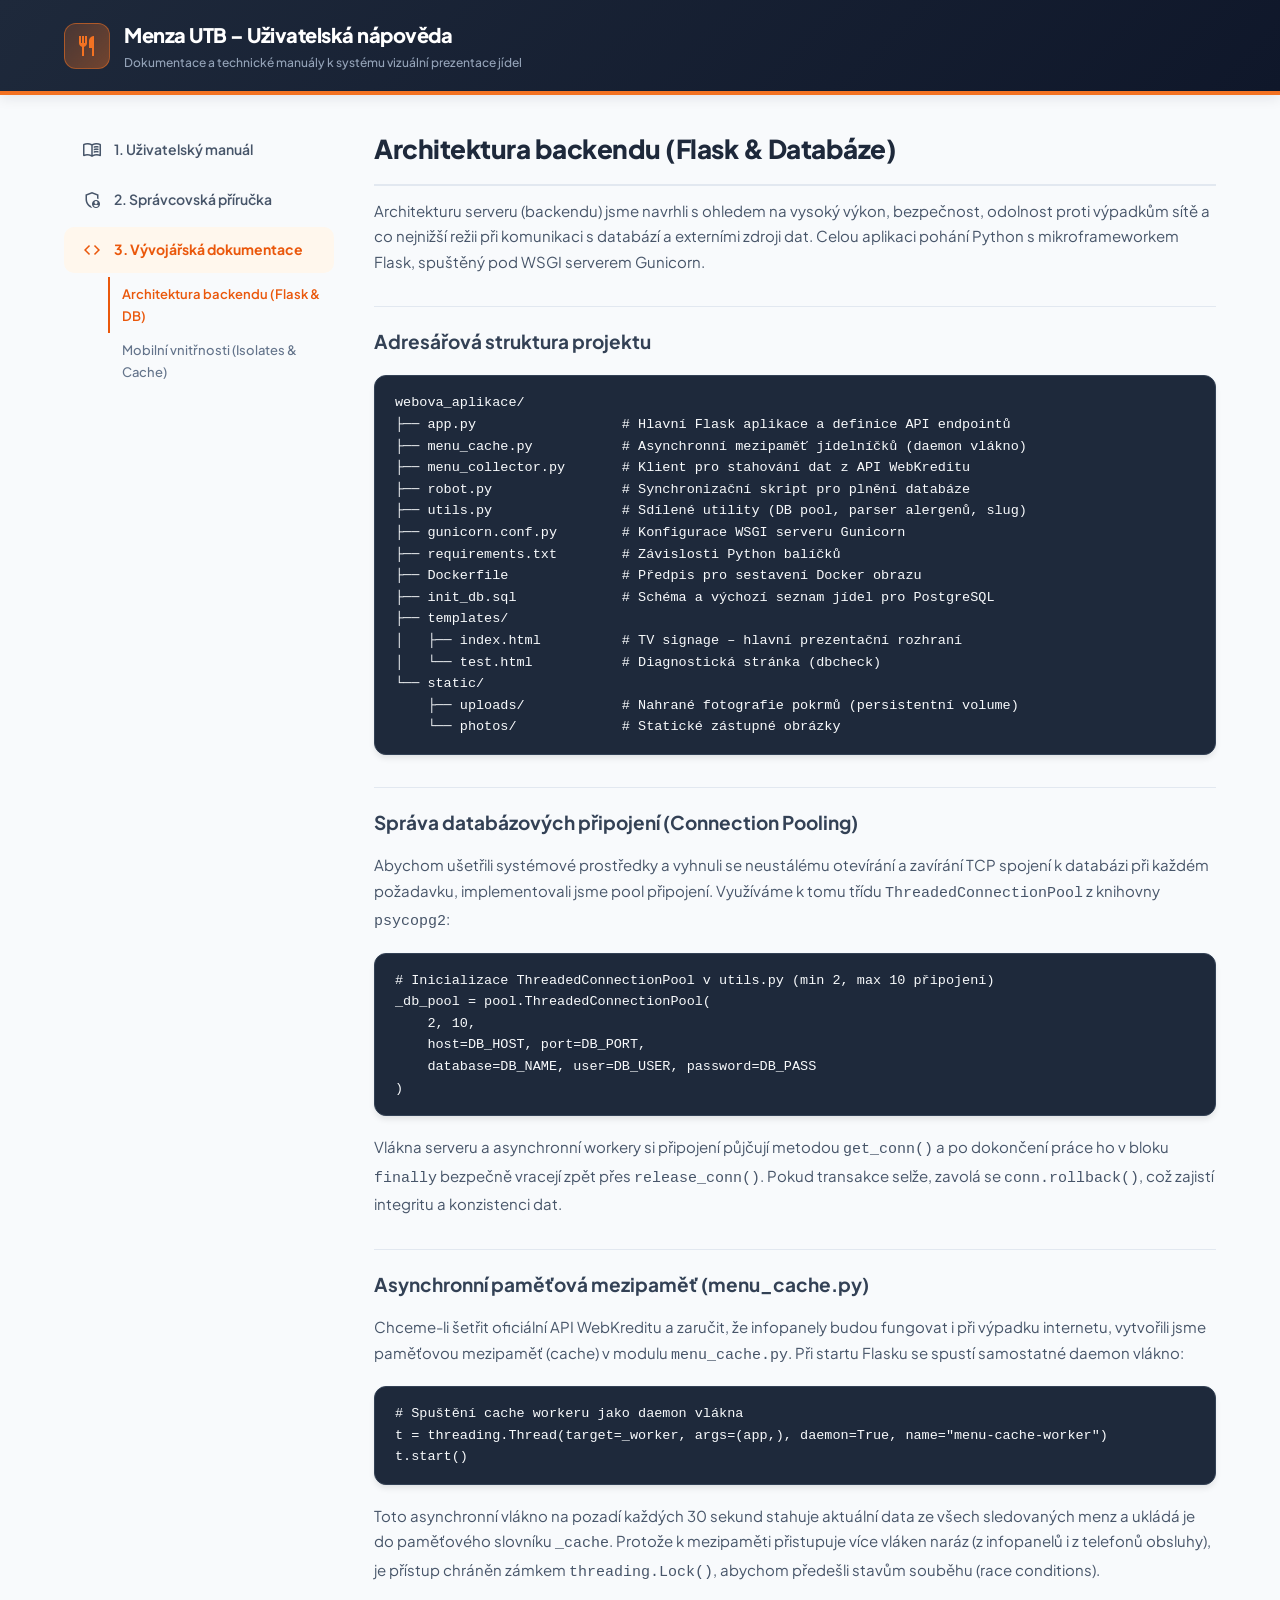
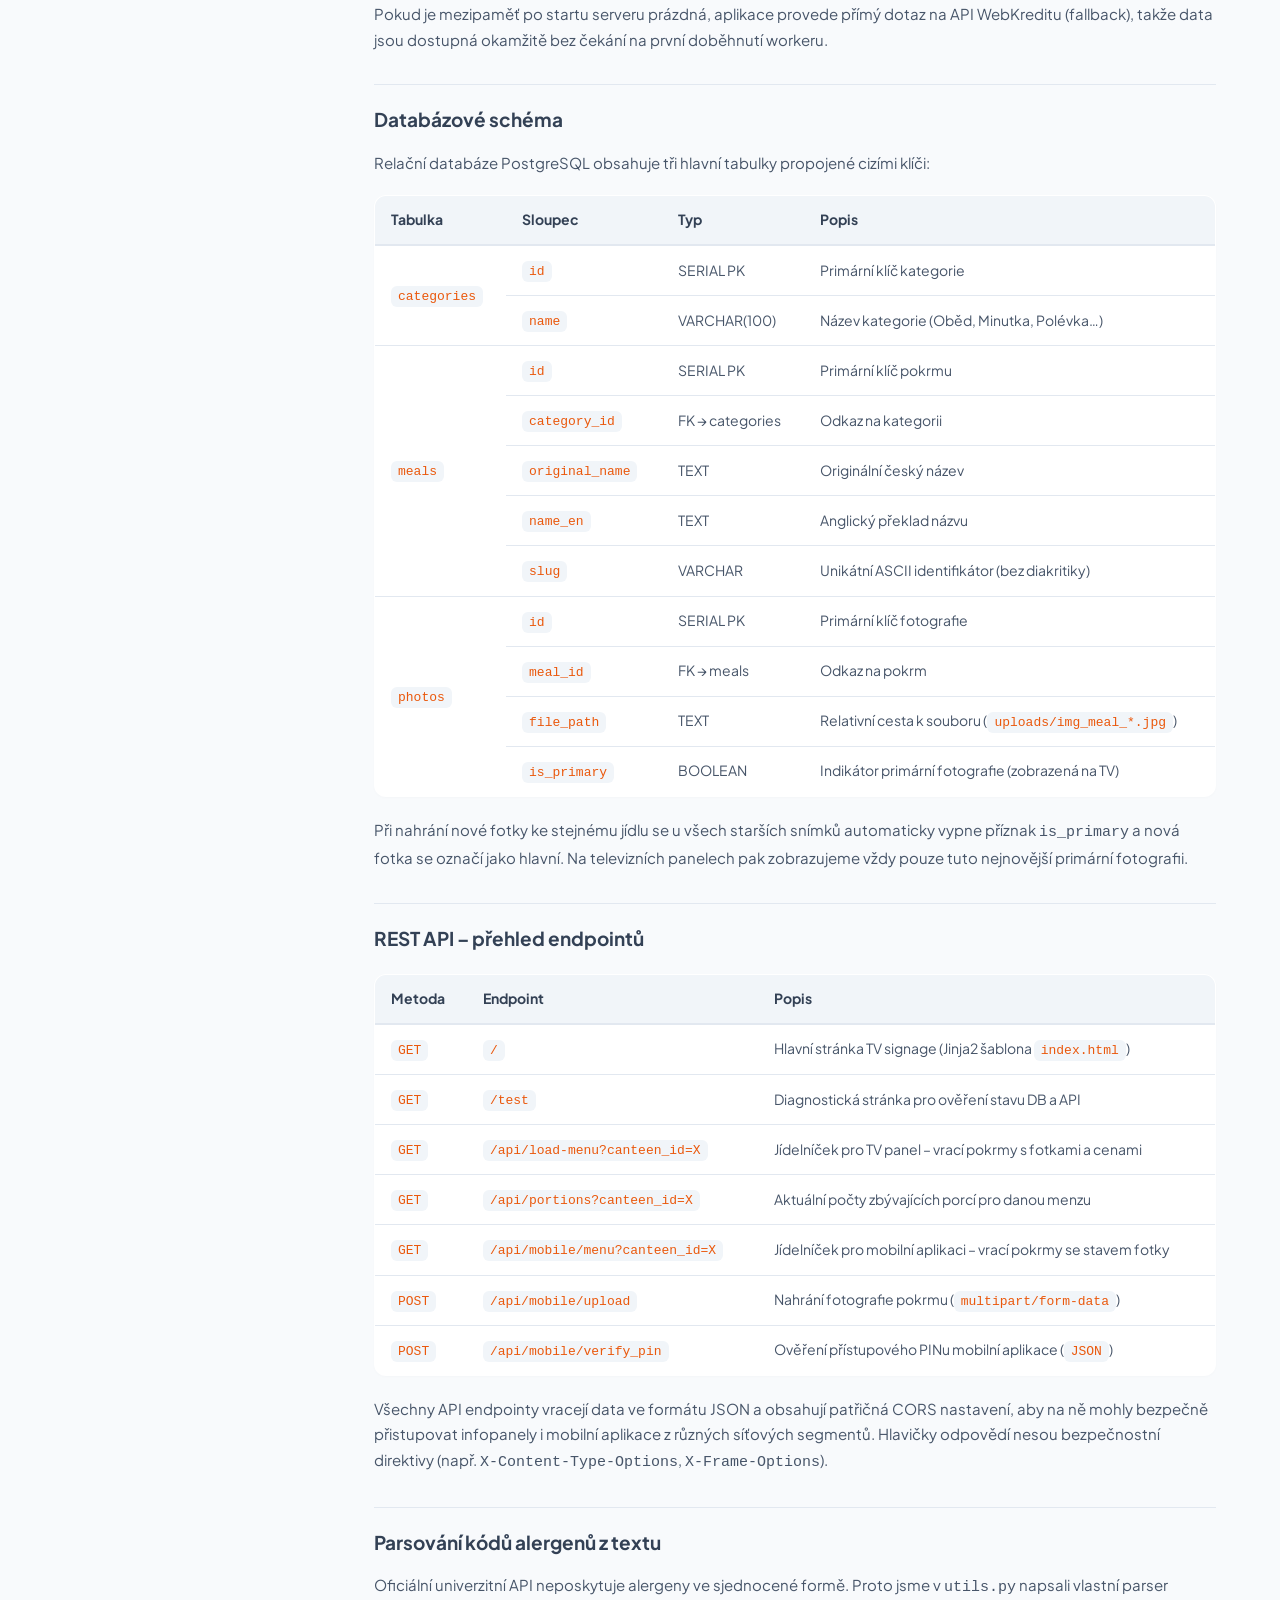
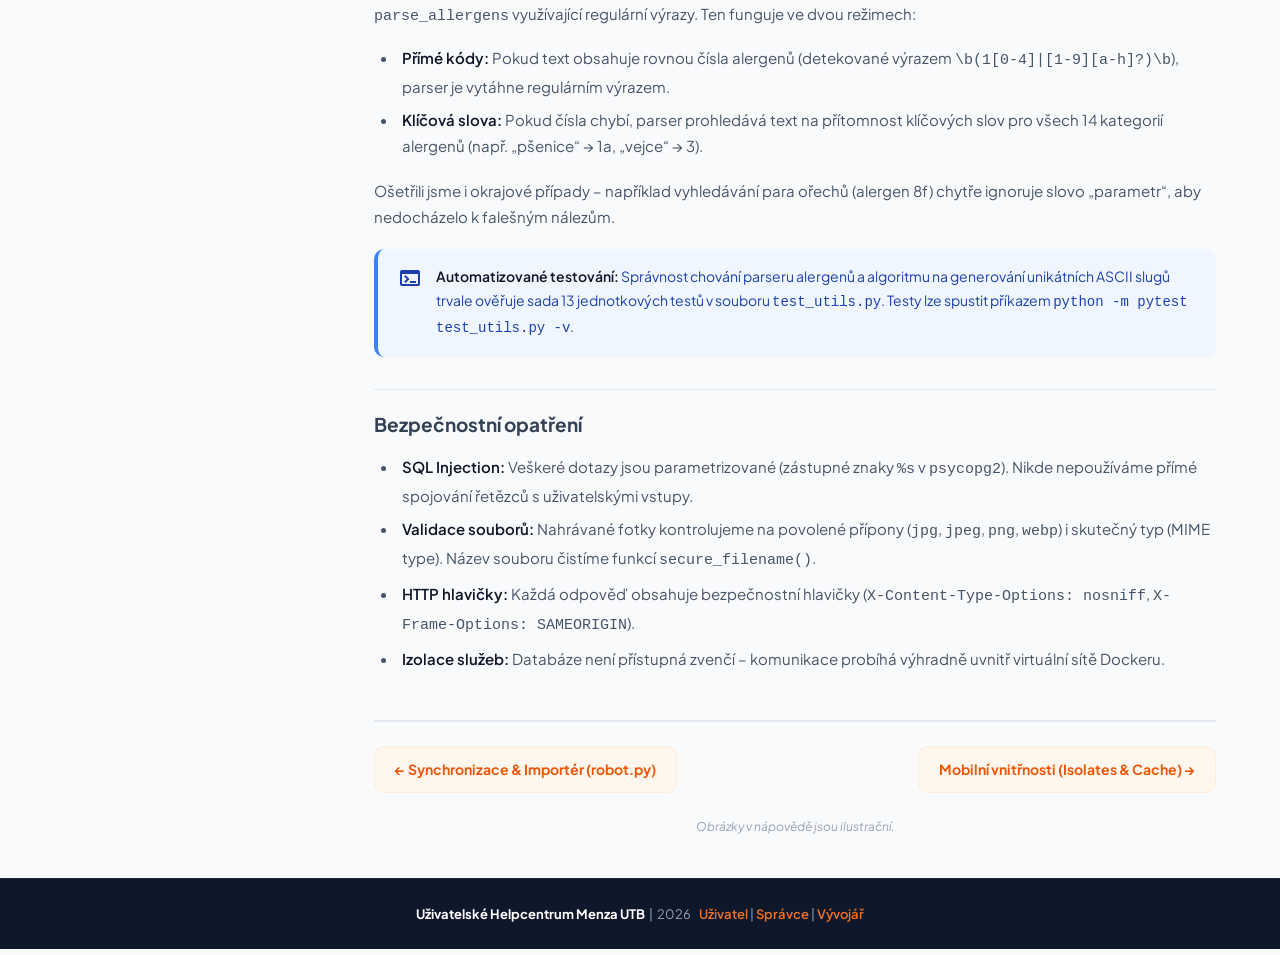
<file: dokumentace/vyvoj/index.html>
<!DOCTYPE html>
<html lang="cs">
<head>
    <meta charset="UTF-8">
    <title>Architektura backendu – Vývojářská dokumentace Menza UTB</title>
    <meta name="viewport" content="width=device-width, initial-scale=1">
    <link rel="stylesheet" href="../style.css?v=4">
    <link rel="stylesheet" href="https://fonts.googleapis.com/css2?family=Material+Symbols+Outlined:opsz,wght,FILL,GRAD@24,400,0,0" />
</head>
<body>
<div id="wrap">
    <div id="header"><header>
        <div class="logo-area">
            <div class="logo-icon"><span class="material-symbols-outlined">restaurant</span></div>
            <div class="logo-text">
                <h1>Menza UTB – Uživatelská nápověda</h1>
                <p>Dokumentace a technické manuály k systému vizuální prezentace jídel</p>
            </div>
        </div>
    </header></div>
    <div id="xmain">
        <div id="menu">
            <button id="menu-toggle" onclick="document.getElementById('menu').classList.toggle('open')"><span class="material-symbols-outlined">menu</span> Navigace</button>
            <ul>
                <li><a href="../uzivatel/index.html"><span class="material-symbols-outlined icon">menu_book</span>1. Uživatelský manuál</a></li>
                <li><a href="../spravce/index.html"><span class="material-symbols-outlined icon">admin_panel_settings</span>2. Správcovská příručka</a></li>
                <li id="current"><a href="../vyvoj/index.html" class="active"><span class="material-symbols-outlined icon">code</span>3. Vývojářská dokumentace</a>
                    <ul class="sideSub">
                        <li><a href="../vyvoj/index.html" class="active">Architektura backendu (Flask &amp; DB)</a></li>
                        <li><a href="../vyvoj/mobil.html">Mobilní vnitřnosti (Isolates &amp; Cache)</a></li>
                </li>
            </ul>
        </div>
        <div id="content-wrap"><div id="main">

            <h3 class="title">Architektura backendu (Flask &amp; Databáze)</h3>

            <p>Architekturu serveru (backendu) jsme navrhli s ohledem na vysoký výkon, bezpečnost, odolnost proti výpadkům sítě a co nejnižší režii při komunikaci s databází a externími zdroji dat. Celou aplikaci pohání Python s mikroframeworkem Flask, spuštěný pod WSGI serverem Gunicorn.</p>

            <!-- ================================================================ -->
            <h4 class="title">Adresářová struktura projektu</h4>

            <pre><code>webova_aplikace/
├── app.py                  # Hlavní Flask aplikace a definice API endpointů
├── menu_cache.py           # Asynchronní mezipaměť jídelníčků (daemon vlákno)
├── menu_collector.py       # Klient pro stahování dat z API WebKreditu
├── robot.py                # Synchronizační skript pro plnění databáze
├── utils.py                # Sdílené utility (DB pool, parser alergenů, slug)
├── gunicorn.conf.py        # Konfigurace WSGI serveru Gunicorn
├── requirements.txt        # Závislosti Python balíčků
├── Dockerfile              # Předpis pro sestavení Docker obrazu
├── init_db.sql             # Schéma a výchozí seznam jídel pro PostgreSQL
├── templates/
│   ├── index.html          # TV signage – hlavní prezentační rozhraní
│   └── test.html           # Diagnostická stránka (dbcheck)
└── static/
    ├── uploads/            # Nahrané fotografie pokrmů (persistentní volume)
    └── photos/             # Statické zástupné obrázky</code></pre>

            <!-- ================================================================ -->
            <h4 class="title">Správa databázových připojení (Connection Pooling)</h4>

            <p>Abychom ušetřili systémové prostředky a vyhnuli se neustálému otevírání a zavírání TCP spojení k databázi při každém požadavku, implementovali jsme pool připojení. Využíváme k tomu třídu <code>ThreadedConnectionPool</code> z knihovny <code>psycopg2</code>:</p>

            <pre><code># Inicializace ThreadedConnectionPool v utils.py (min 2, max 10 připojení)
_db_pool = pool.ThreadedConnectionPool(
    2, 10,
    host=DB_HOST, port=DB_PORT,
    database=DB_NAME, user=DB_USER, password=DB_PASS
)</code></pre>

            <p>Vlákna serveru a asynchronní workery si připojení půjčují metodou <code>get_conn()</code> a po dokončení práce ho v bloku <code>finally</code> bezpečně vracejí zpět přes <code>release_conn()</code>. Pokud transakce selže, zavolá se <code>conn.rollback()</code>, což zajistí integritu a konzistenci dat.</p>

            <!-- ================================================================ -->
            <h4 class="title">Asynchronní paměťová mezipaměť (menu_cache.py)</h4>

            <p>Chceme-li šetřit oficiální API WebKreditu a zaručit, že infopanely budou fungovat i při výpadku internetu, vytvořili jsme paměťovou mezipaměť (cache) v modulu <code>menu_cache.py</code>. Při startu Flasku se spustí samostatné daemon vlákno:</p>

            <pre><code># Spuštění cache workeru jako daemon vlákna
t = threading.Thread(target=_worker, args=(app,), daemon=True, name="menu-cache-worker")
t.start()</code></pre>

            <p>Toto asynchronní vlákno na pozadí každých 30 sekund stahuje aktuální data ze všech sledovaných menz a ukládá je do paměťového slovníku <code>_cache</code>. Protože k mezipaměti přistupuje více vláken naráz (z infopanelů i z telefonů obsluhy), je přístup chráněn zámkem <code>threading.Lock()</code>, abychom předešli stavům souběhu (race conditions).</p>

            <p>Pokud je mezipaměť po startu serveru prázdná, aplikace provede přímý dotaz na API WebKreditu (fallback), takže data jsou dostupná okamžitě bez čekání na první doběhnutí workeru.</p>

            <!-- ================================================================ -->
            <h4 class="title">Databázové schéma</h4>

            <p>Relační databáze PostgreSQL obsahuje tři hlavní tabulky propojené cizími klíči:</p>

            <table class="data-table">
                <tr>
                    <th>Tabulka</th>
                    <th>Sloupec</th>
                    <th>Typ</th>
                    <th>Popis</th>
                </tr>
                <tr>
                    <td rowspan="2"><code>categories</code></td>
                    <td><code>id</code></td>
                    <td>SERIAL PK</td>
                    <td>Primární klíč kategorie</td>
                </tr>
                <tr>
                    <td><code>name</code></td>
                    <td>VARCHAR(100)</td>
                    <td>Název kategorie (Oběd, Minutka, Polévka…)</td>
                </tr>
                <tr>
                    <td rowspan="5"><code>meals</code></td>
                    <td><code>id</code></td>
                    <td>SERIAL PK</td>
                    <td>Primární klíč pokrmu</td>
                </tr>
                <tr>
                    <td><code>category_id</code></td>
                    <td>FK → categories</td>
                    <td>Odkaz na kategorii</td>
                </tr>
                <tr>
                    <td><code>original_name</code></td>
                    <td>TEXT</td>
                    <td>Originální český název</td>
                </tr>
                <tr>
                    <td><code>name_en</code></td>
                    <td>TEXT</td>
                    <td>Anglický překlad názvu</td>
                </tr>
                <tr>
                    <td><code>slug</code></td>
                    <td>VARCHAR</td>
                    <td>Unikátní ASCII identifikátor (bez diakritiky)</td>
                </tr>
                <tr>
                    <td rowspan="4"><code>photos</code></td>
                    <td><code>id</code></td>
                    <td>SERIAL PK</td>
                    <td>Primární klíč fotografie</td>
                </tr>
                <tr>
                    <td><code>meal_id</code></td>
                    <td>FK → meals</td>
                    <td>Odkaz na pokrm</td>
                </tr>
                <tr>
                    <td><code>file_path</code></td>
                    <td>TEXT</td>
                    <td>Relativní cesta k souboru (<code>uploads/img_meal_*.jpg</code>)</td>
                </tr>
                <tr>
                    <td><code>is_primary</code></td>
                    <td>BOOLEAN</td>
                    <td>Indikátor primární fotografie (zobrazená na TV)</td>
                </tr>
            </table>

            <p>Při nahrání nové fotky ke stejnému jídlu se u všech starších snímků automaticky vypne příznak <code>is_primary</code> a nová fotka se označí jako hlavní. Na televizních panelech pak zobrazujeme vždy pouze tuto nejnovější primární fotografii.</p>

            <!-- ================================================================ -->
            <h4 class="title">REST API – přehled endpointů</h4>

            <table class="data-table">
                <tr>
                    <th>Metoda</th>
                    <th>Endpoint</th>
                    <th>Popis</th>
                </tr>
                <tr>
                    <td><code>GET</code></td>
                    <td><code>/</code></td>
                    <td>Hlavní stránka TV signage (Jinja2 šablona <code>index.html</code>)</td>
                </tr>
                <tr>
                    <td><code>GET</code></td>
                    <td><code>/test</code></td>
                    <td>Diagnostická stránka pro ověření stavu DB a API</td>
                </tr>
                <tr>
                    <td><code>GET</code></td>
                    <td><code>/api/load-menu?canteen_id=X</code></td>
                    <td>Jídelníček pro TV panel – vrací pokrmy s fotkami a cenami</td>
                </tr>
                <tr>
                    <td><code>GET</code></td>
                    <td><code>/api/portions?canteen_id=X</code></td>
                    <td>Aktuální počty zbývajících porcí pro danou menzu</td>
                </tr>
                <tr>
                    <td><code>GET</code></td>
                    <td><code>/api/mobile/menu?canteen_id=X</code></td>
                    <td>Jídelníček pro mobilní aplikaci – vrací pokrmy se stavem fotky</td>
                </tr>
                <tr>
                    <td><code>POST</code></td>
                    <td><code>/api/mobile/upload</code></td>
                    <td>Nahrání fotografie pokrmu (<code>multipart/form-data</code>)</td>
                </tr>
                <tr>
                    <td><code>POST</code></td>
                    <td><code>/api/mobile/verify_pin</code></td>
                    <td>Ověření přístupového PINu mobilní aplikace (<code>JSON</code>)</td>
                </tr>
            </table>

            <p>Všechny API endpointy vracejí data ve formátu JSON a obsahují patřičná CORS nastavení, aby na ně mohly bezpečně přistupovat infopanely i mobilní aplikace z různých síťových segmentů. Hlavičky odpovědí nesou bezpečnostní direktivy (např. <code>X-Content-Type-Options</code>, <code>X-Frame-Options</code>).</p>

            <!-- ================================================================ -->
            <h4 class="title">Parsování kódů alergenů z textu</h4>

            <p>Oficiální univerzitní API neposkytuje alergeny ve sjednocené formě. Proto jsme v <code>utils.py</code> napsali vlastní parser <code>parse_allergens</code> využívající regulární výrazy. Ten funguje ve dvou režimech:</p>

            <ul>
                <li><strong>Přímé kódy:</strong> Pokud text obsahuje rovnou čísla alergenů (detekované výrazem <code>\b(1[0-4]|[1-9][a-h]?)\b</code>), parser je vytáhne regulárním výrazem.</li>
                <li><strong>Klíčová slova:</strong> Pokud čísla chybí, parser prohledává text na přítomnost klíčových slov pro všech 14 kategorií alergenů (např. „pšenice“ → 1a, „vejce“ → 3).</li>
            </ul>

            <p>Ošetřili jsme i okrajové případy – například vyhledávání para ořechů (alergen 8f) chytře ignoruje slovo „parametr“, aby nedocházelo k falešným nálezům.</p>

            <div class="info-box"><span class="material-symbols-outlined icon">terminal</span>
                <div>
                    <strong>Automatizované testování:</strong> Správnost chování parseru alergenů a algoritmu na generování unikátních ASCII slugů trvale ověřuje sada 13 jednotkových testů v souboru <code>test_utils.py</code>. Testy lze spustit příkazem <code>python -m pytest test_utils.py -v</code>.
                </div>
            </div>

            <!-- ================================================================ -->
            <h4 class="title">Bezpečnostní opatření</h4>

            <ul>
                <li><strong>SQL Injection:</strong> Veškeré dotazy jsou parametrizované (zástupné znaky <code>%s</code> v <code>psycopg2</code>). Nikde nepoužíváme přímé spojování řetězců s uživatelskými vstupy.</li>
                <li><strong>Validace souborů:</strong> Nahrávané fotky kontrolujeme na povolené přípony (<code>jpg</code>, <code>jpeg</code>, <code>png</code>, <code>webp</code>) i skutečný typ (MIME type). Název souboru čistíme funkcí <code>secure_filename()</code>.</li>
                <li><strong>HTTP hlavičky:</strong> Každá odpověď obsahuje bezpečnostní hlavičky (<code>X-Content-Type-Options: nosniff</code>, <code>X-Frame-Options: SAMEORIGIN</code>).</li>
                <li><strong>Izolace služeb:</strong> Databáze není přístupná zvenčí – komunikace probíhá výhradně uvnitř virtuální sítě Dockeru.</li>
            </ul>

            <div class="nav-footer">
                <a href="../spravce/robot.html">&#8592; Synchronizace &amp; Importér (robot.py)</a>
                <a href="mobil.html">Mobilní vnitřnosti (Isolates &amp; Cache) &#8594;</a>
                <div class="nav-comment">Obrázky v nápovědě jsou ilustrační.</div>
            </div>
        </div></div>
    </div>
    <div id="footer"><footer>
        <p><strong>Uživatelské Helpcentrum Menza UTB</strong> &nbsp;|&nbsp; 2026
            &nbsp;&nbsp;
            <a href="../uzivatel/index.html">Uživatel</a> |
            <a href="../spravce/index.html">Správce</a> |
            <a href="../vyvoj/index.html">Vývojář</a></p>
    </footer></div>
</div>
<script src="../router.js"></script>
</body>
</html>
</file>
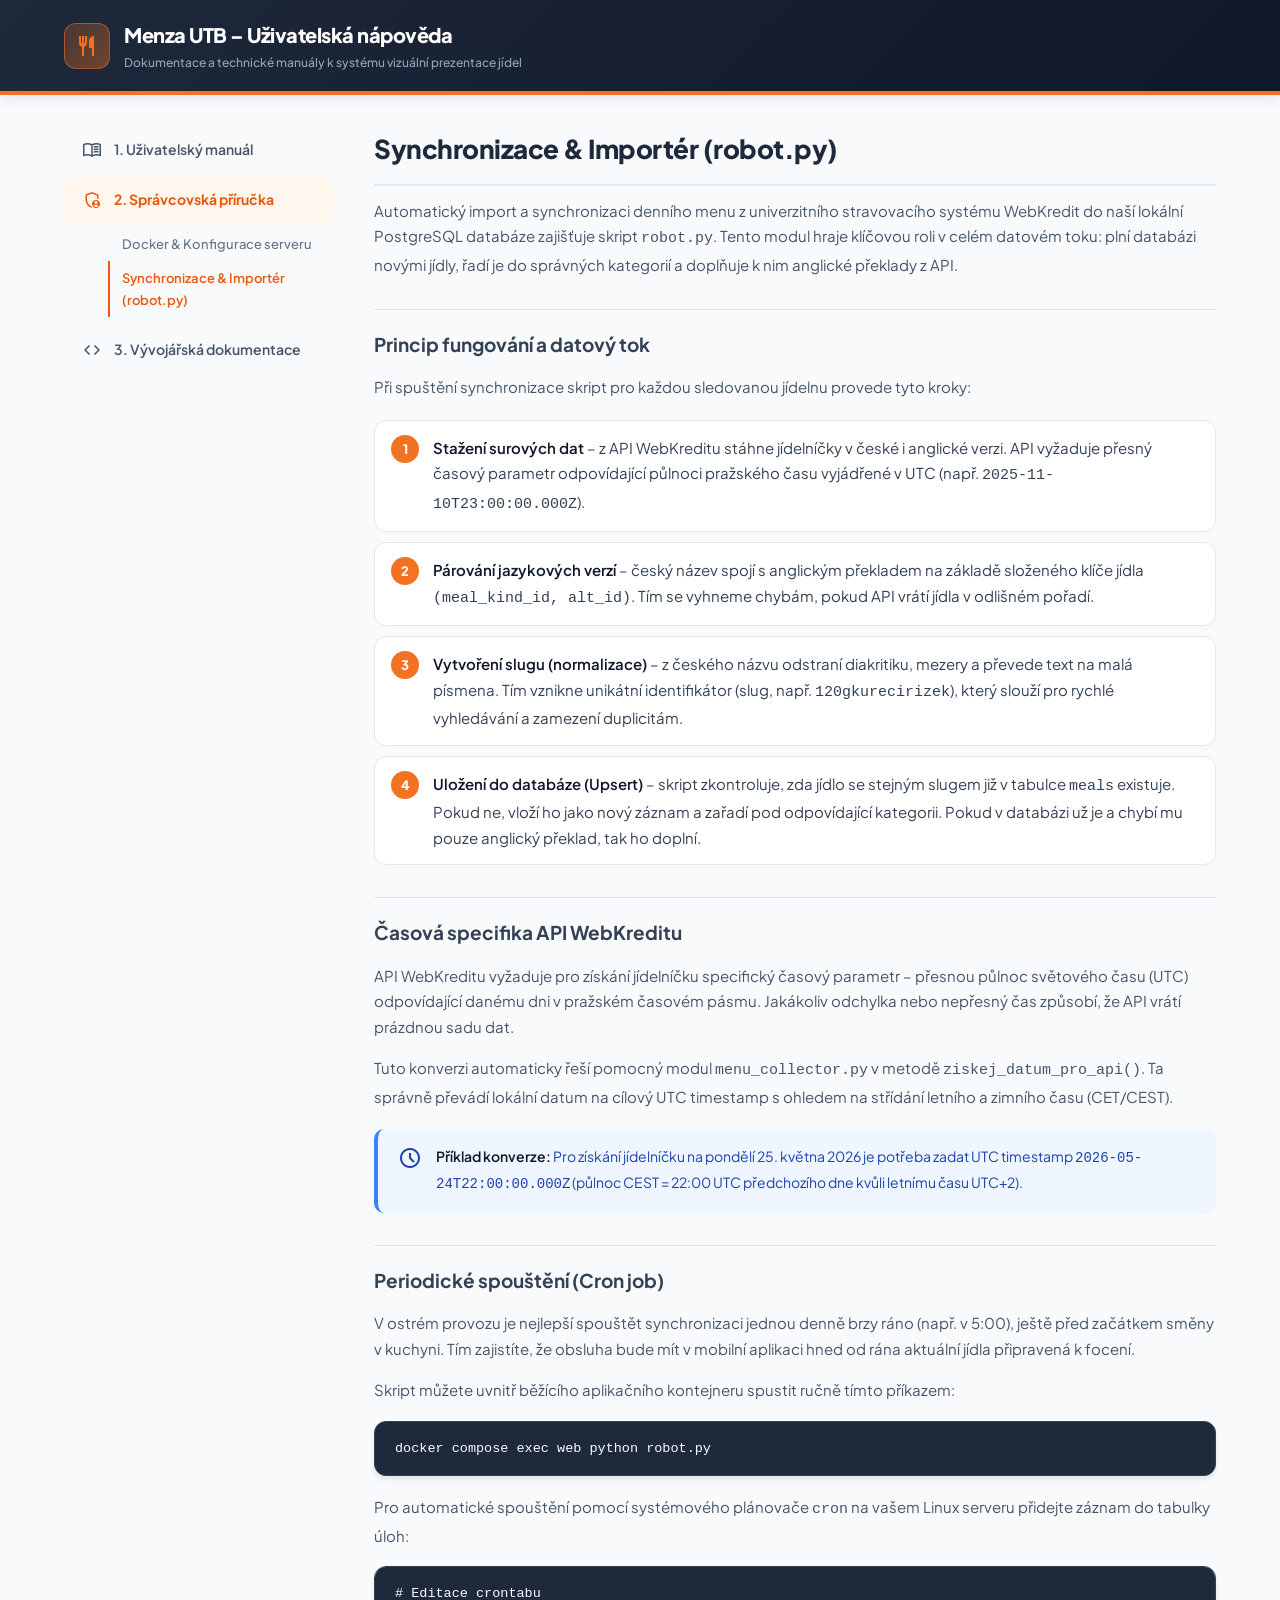
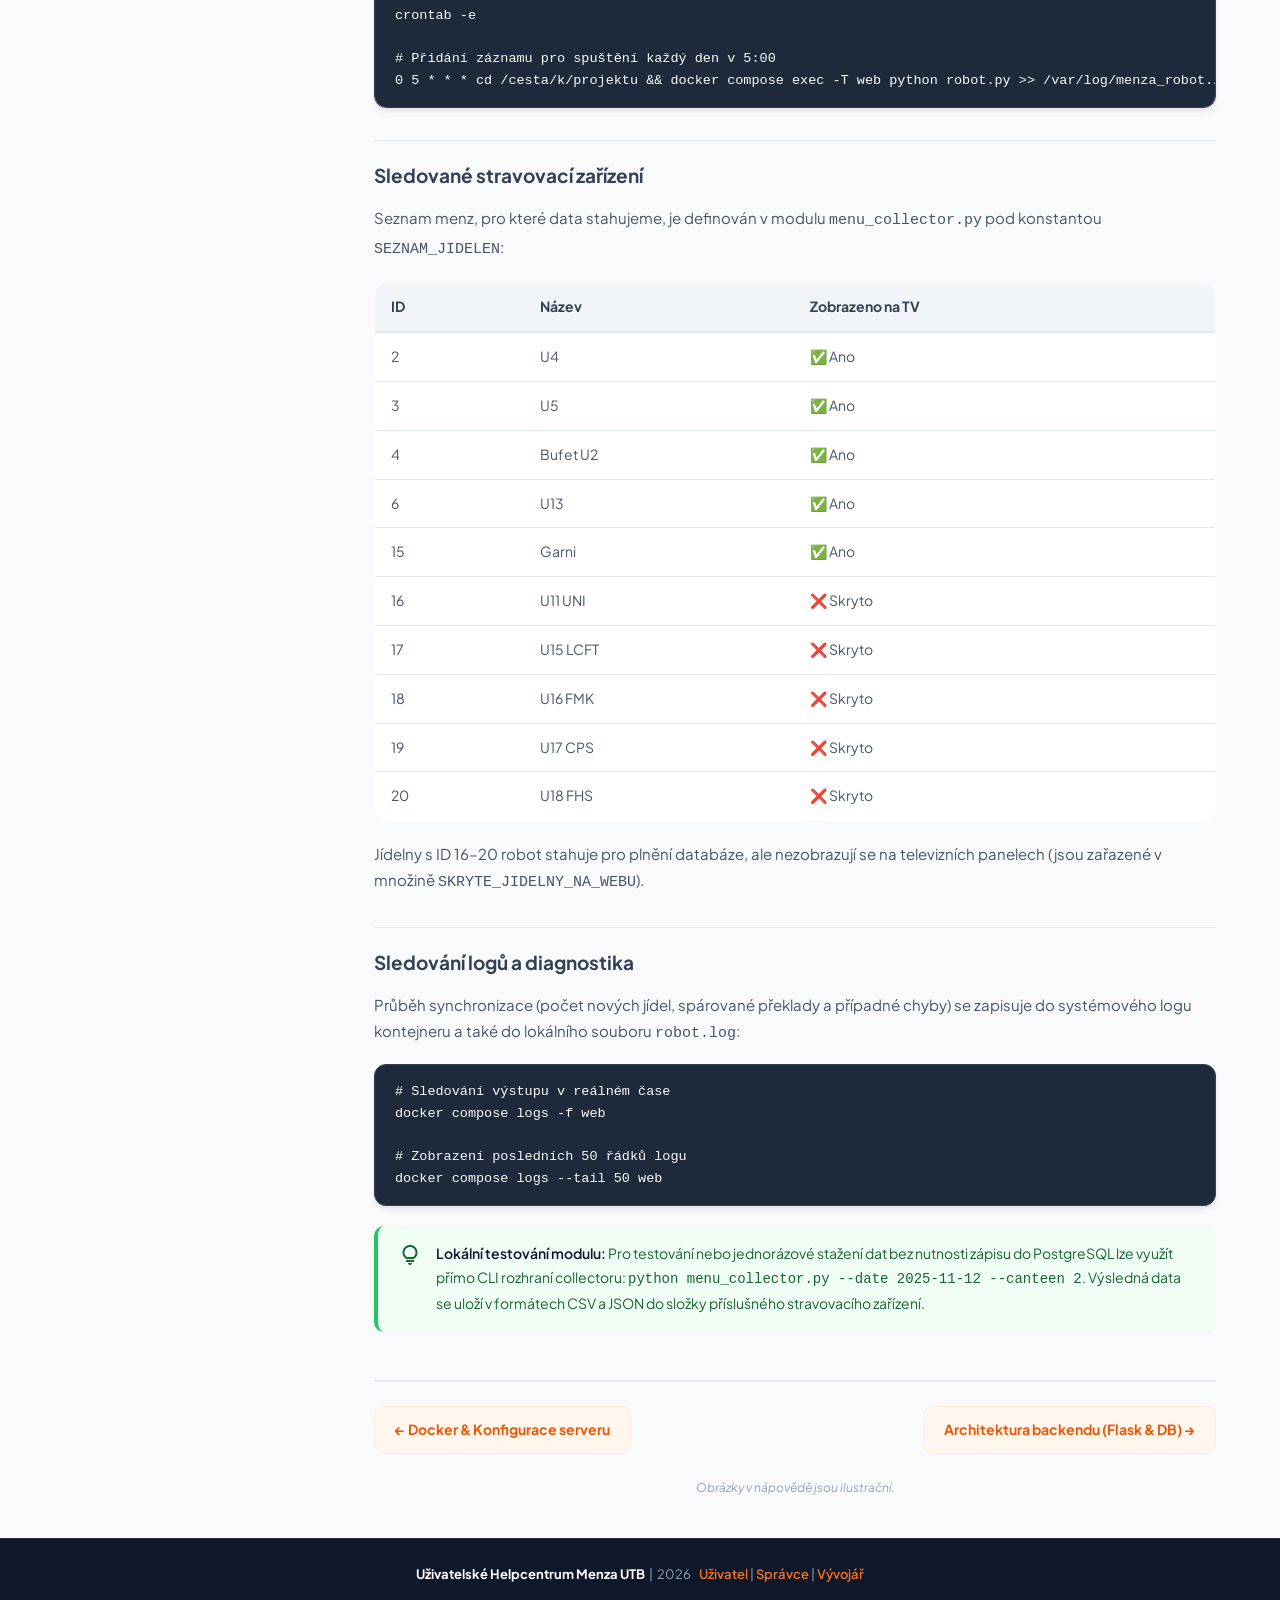
<file: dokumentace/spravce/robot.html>
<!DOCTYPE html>
<html lang="cs">
<head>
    <meta charset="UTF-8">
    <title>Synchronizace &amp; Importér – Příručka správce Menza UTB</title>
    <meta name="viewport" content="width=device-width, initial-scale=1">
    <link rel="stylesheet" href="../style.css?v=4">
    <link rel="stylesheet" href="https://fonts.googleapis.com/css2?family=Material+Symbols+Outlined:opsz,wght,FILL,GRAD@24,400,0,0" />
</head>
<body>
<div id="wrap">
    <div id="header"><header>
        <div class="logo-area">
            <div class="logo-icon"><span class="material-symbols-outlined">restaurant</span></div>
            <div class="logo-text">
                <h1>Menza UTB – Uživatelská nápověda</h1>
                <p>Dokumentace a technické manuály k systému vizuální prezentace jídel</p>
            </div>
        </div>
    </header></div>
    <div id="xmain">
        <div id="menu">
            <button id="menu-toggle" onclick="document.getElementById('menu').classList.toggle('open')"><span class="material-symbols-outlined">menu</span> Navigace</button>
            <ul>
                <li><a href="../uzivatel/index.html"><span class="material-symbols-outlined icon">menu_book</span>1. Uživatelský manuál</a></li>
                <li id="current"><a href="../spravce/index.html" class="active"><span class="material-symbols-outlined icon">admin_panel_settings</span>2. Správcovská příručka</a>
                    <ul class="sideSub">
                        <li><a href="../spravce/index.html">Docker &amp; Konfigurace serveru</a></li>
                        <li><a href="../spravce/robot.html" class="active">Synchronizace &amp; Importér (robot.py)</a></li>
                    </ul>
                </li>
                <li><a href="../vyvoj/index.html"><span class="material-symbols-outlined icon">code</span>3. Vývojářská dokumentace</a></li>
            </ul>
        </div>
        <div id="content-wrap"><div id="main">

            <h3 class="title">Synchronizace &amp; Importér (robot.py)</h3>

            <p>Automatický import a synchronizaci denního menu z univerzitního stravovacího systému WebKredit do naší lokální PostgreSQL databáze zajišťuje skript <code>robot.py</code>. Tento modul hraje klíčovou roli v celém datovém toku: plní databázi novými jídly, řadí je do správných kategorií a doplňuje k nim anglické překlady z API.</p>

            <!-- ================================================================ -->
            <h4 class="title">Princip fungování a datový tok</h4>

            <p>Při spuštění synchronizace skript pro každou sledovanou jídelnu provede tyto kroky:</p>

            <ol class="steps">
                <li><strong>Stažení surových dat</strong> – z API WebKreditu stáhne jídelníčky v české i anglické verzi. API vyžaduje přesný časový parametr odpovídající půlnoci pražského času vyjádřené v UTC (např. <code>2025-11-10T23:00:00.000Z</code>).</li>
                <li><strong>Párování jazykových verzí</strong> – český název spojí s anglickým překladem na základě složeného klíče jídla <code>(meal_kind_id, alt_id)</code>. Tím se vyhneme chybám, pokud API vrátí jídla v odlišném pořadí.</li>
                <li><strong>Vytvoření slugu (normalizace)</strong> – z českého názvu odstraní diakritiku, mezery a převede text na malá písmena. Tím vznikne unikátní identifikátor (slug, např. <code>120gkurecirizek</code>), který slouží pro rychlé vyhledávání a zamezení duplicitám.</li>
                <li><strong>Uložení do databáze (Upsert)</strong> – skript zkontroluje, zda jídlo se stejným slugem již v tabulce <code>meals</code> existuje. Pokud ne, vloží ho jako nový záznam a zařadí pod odpovídající kategorii. Pokud v databázi už je a chybí mu pouze anglický překlad, tak ho doplní.</li>
            </ol>

            <!-- ================================================================ -->
            <h4 class="title">Časová specifika API WebKreditu</h4>

            <p>API WebKreditu vyžaduje pro získání jídelníčku specifický časový parametr – přesnou půlnoc světového času (UTC) odpovídající danému dni v pražském časovém pásmu. Jakákoliv odchylka nebo nepřesný čas způsobí, že API vrátí prázdnou sadu dat.</p>

            <p>Tuto konverzi automaticky řeší pomocný modul <code>menu_collector.py</code> v metodě <code>ziskej_datum_pro_api()</code>. Ta správně převádí lokální datum na cílový UTC timestamp s ohledem na střídání letního a zimního času (CET/CEST).</p>

            <div class="info-box"><span class="material-symbols-outlined icon">schedule</span>
                <div>
                    <strong>Příklad konverze:</strong> Pro získání jídelníčku na pondělí 25. května 2026 je potřeba zadat UTC timestamp <code>2026-05-24T22:00:00.000Z</code> (půlnoc CEST = 22:00 UTC předchozího dne kvůli letnímu času UTC+2).
                </div>
            </div>

            <!-- ================================================================ -->
            <h4 class="title">Periodické spouštění (Cron job)</h4>

            <p>V ostrém provozu je nejlepší spouštět synchronizaci jednou denně brzy ráno (např. v 5:00), ještě před začátkem směny v kuchyni. Tím zajistíte, že obsluha bude mít v mobilní aplikaci hned od rána aktuální jídla připravená k focení.</p>

            <p>Skript můžete uvnitř běžícího aplikačního kontejneru spustit ručně tímto příkazem:</p>
            <pre><code>docker compose exec web python robot.py</code></pre>

            <p>Pro automatické spouštění pomocí systémového plánovače <code>cron</code> na vašem Linux serveru přidejte záznam do tabulky úloh:</p>

            <pre><code># Editace crontabu
crontab -e

# Přidání záznamu pro spuštění každý den v 5:00
0 5 * * * cd /cesta/k/projektu && docker compose exec -T web python robot.py >> /var/log/menza_robot.log 2>&1</code></pre>

            <!-- ================================================================ -->
            <h4 class="title">Sledované stravovací zařízení</h4>

            <p>Seznam menz, pro které data stahujeme, je definován v modulu <code>menu_collector.py</code> pod konstantou <code>SEZNAM_JIDELEN</code>:</p>

            <table class="data-table">
                <tr>
                    <th>ID</th>
                    <th>Název</th>
                    <th>Zobrazeno na TV</th>
                </tr>
                <tr><td>2</td><td>U4</td><td>✅ Ano</td></tr>
                <tr><td>3</td><td>U5</td><td>✅ Ano</td></tr>
                <tr><td>4</td><td>Bufet U2</td><td>✅ Ano</td></tr>
                <tr><td>6</td><td>U13</td><td>✅ Ano</td></tr>
                <tr><td>15</td><td>Garni</td><td>✅ Ano</td></tr>
                <tr><td>16</td><td>U11 UNI</td><td>❌ Skryto</td></tr>
                <tr><td>17</td><td>U15 LCFT</td><td>❌ Skryto</td></tr>
                <tr><td>18</td><td>U16 FMK</td><td>❌ Skryto</td></tr>
                <tr><td>19</td><td>U17 CPS</td><td>❌ Skryto</td></tr>
                <tr><td>20</td><td>U18 FHS</td><td>❌ Skryto</td></tr>
            </table>

            <p>Jídelny s ID 16–20 robot stahuje pro plnění databáze, ale nezobrazují se na televizních panelech (jsou zařazené v množině <code>SKRYTE_JIDELNY_NA_WEBU</code>).</p>

            <!-- ================================================================ -->
            <h4 class="title">Sledování logů a diagnostika</h4>

            <p>Průběh synchronizace (počet nových jídel, spárované překlady a případné chyby) se zapisuje do systémového logu kontejneru a také do lokálního souboru <code>robot.log</code>:</p>

            <pre><code># Sledování výstupu v reálném čase
docker compose logs -f web

# Zobrazení posledních 50 řádků logu
docker compose logs --tail 50 web</code></pre>

            <div class="tip-box"><span class="material-symbols-outlined icon">lightbulb</span>
                <div>
                    <strong>Lokální testování modulu:</strong> Pro testování nebo jednorázové stažení dat bez nutnosti zápisu do PostgreSQL lze využít přímo CLI rozhraní collectoru: <code>python menu_collector.py --date 2025-11-12 --canteen 2</code>. Výsledná data se uloží v formátech CSV a JSON do složky příslušného stravovacího zařízení.
                </div>
            </div>

            <div class="nav-footer">
                <a href="index.html">&#8592; Docker &amp; Konfigurace serveru</a>
                <a href="../vyvoj/index.html">Architektura backendu (Flask &amp; DB) &#8594;</a>
                <div class="nav-comment">Obrázky v nápovědě jsou ilustrační.</div>
            </div>
        </div></div>
    </div>
    <div id="footer"><footer>
        <p><strong>Uživatelské Helpcentrum Menza UTB</strong> &nbsp;|&nbsp; 2026
            &nbsp;&nbsp;
            <a href="../uzivatel/index.html">Uživatel</a> |
            <a href="../spravce/index.html">Správce</a> |
            <a href="../vyvoj/index.html">Vývojář</a></p>
    </footer></div>
</div>
<script src="../router.js"></script>
</body>
</html>
</file>
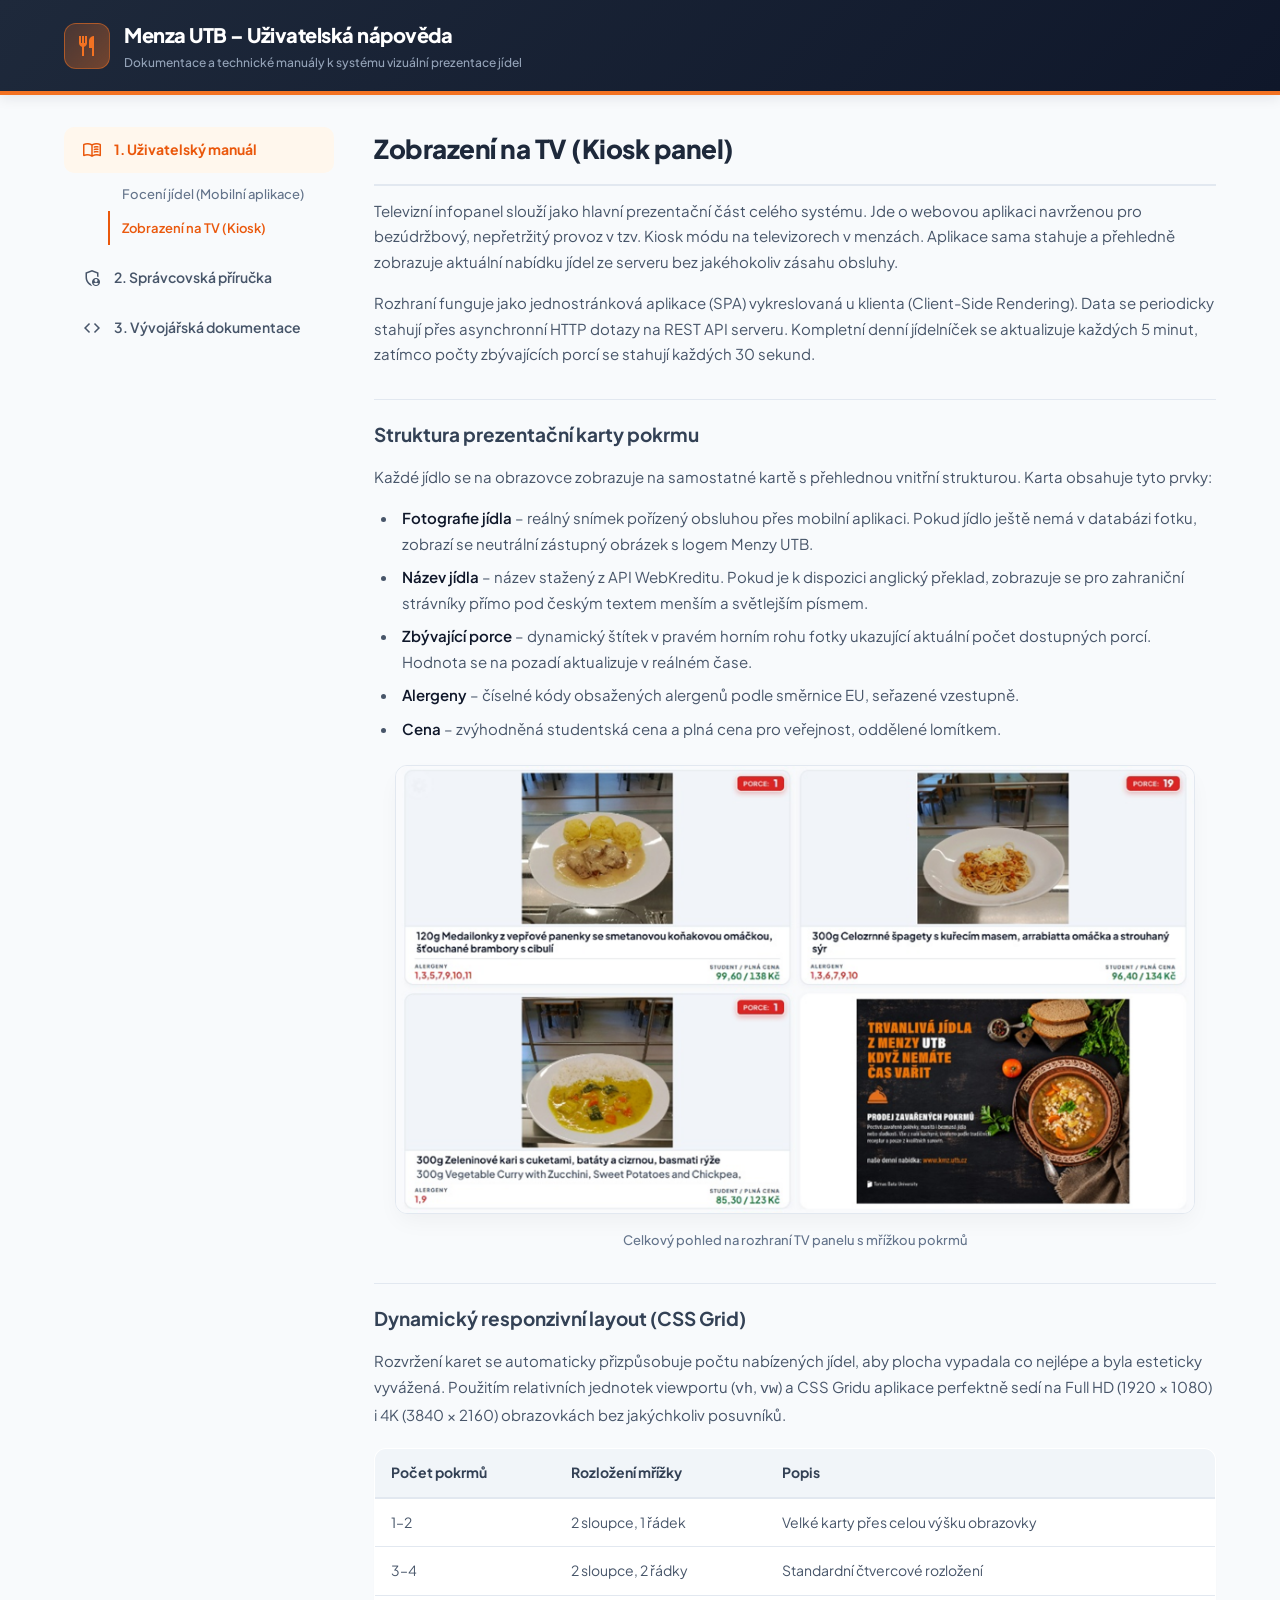
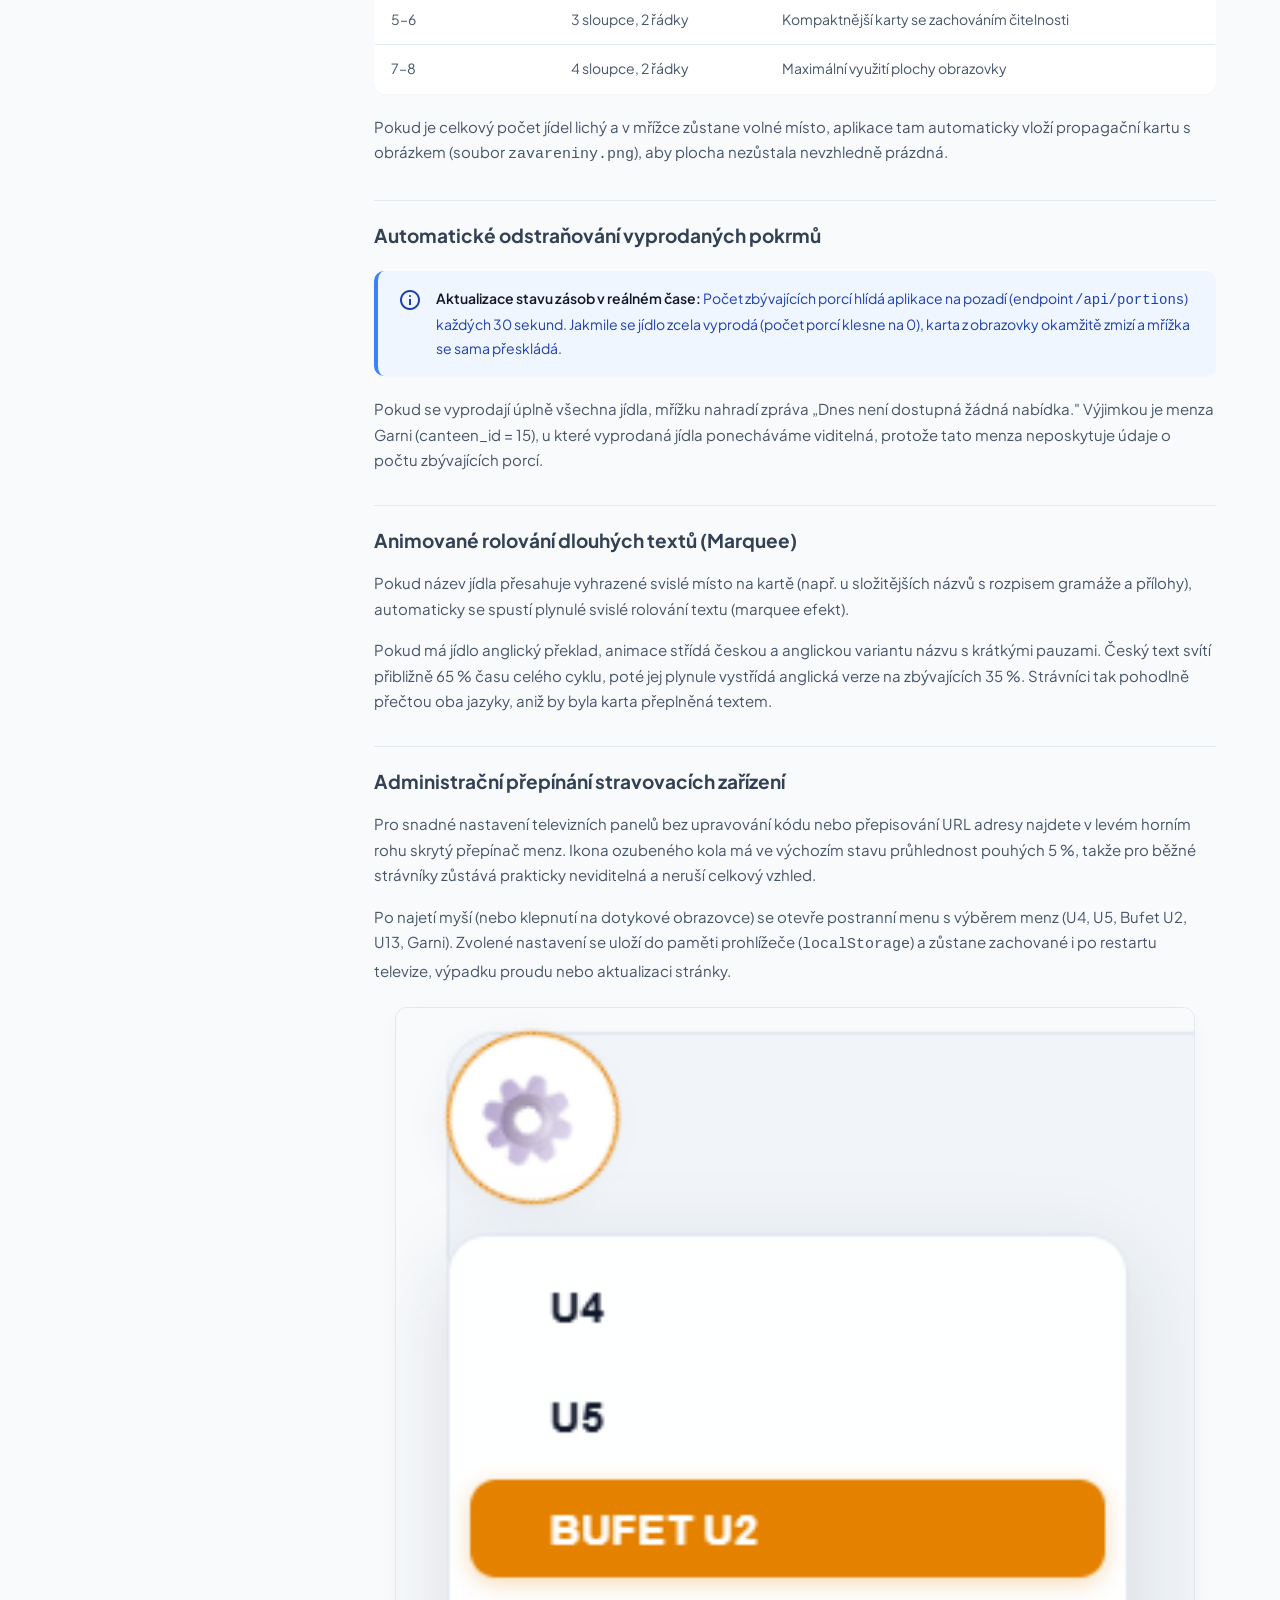
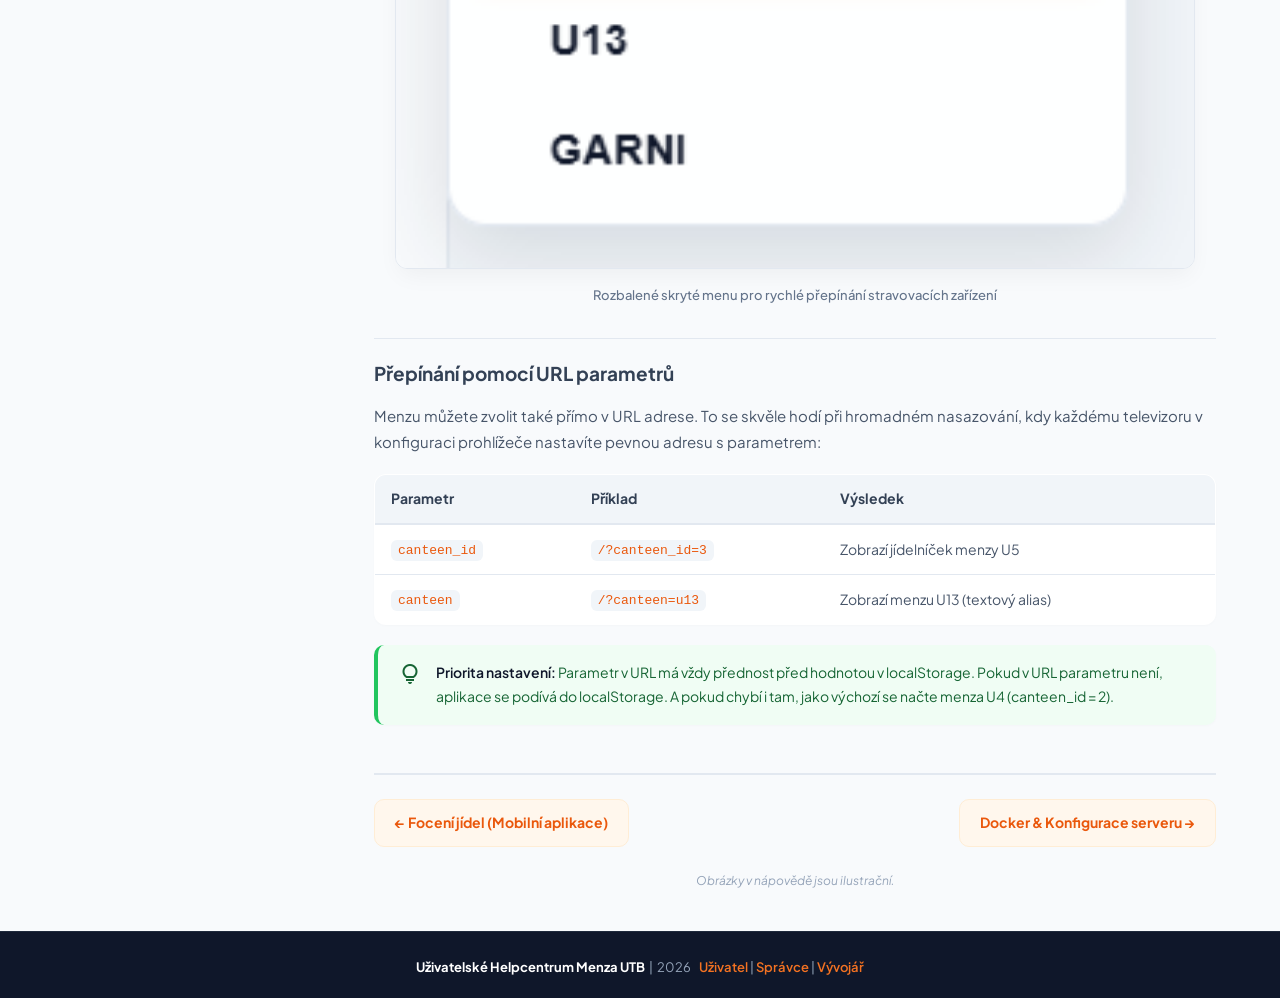
<file: dokumentace/uzivatel/kiosk.html>
<!DOCTYPE html>
<html lang="cs">
<head>
    <meta charset="UTF-8">
    <title>Zobrazení na TV (Kiosk) – Uživatelská dokumentace</title>
    <meta name="viewport" content="width=device-width, initial-scale=1">
    <link rel="stylesheet" href="../style.css?v=4">
    <link rel="stylesheet" href="https://fonts.googleapis.com/css2?family=Material+Symbols+Outlined:opsz,wght,FILL,GRAD@24,400,0,0" />
</head>
<body>
<div id="wrap">
    <div id="header"><header>
        <div class="logo-area">
            <div class="logo-icon"><span class="material-symbols-outlined">restaurant</span></div>
            <div class="logo-text">
                <h1>Menza UTB – Uživatelská nápověda</h1>
                <p>Dokumentace a technické manuály k systému vizuální prezentace jídel</p>
            </div>
        </div>
    </header></div>
    <div id="xmain">
        <div id="menu">
            <button id="menu-toggle" onclick="document.getElementById('menu').classList.toggle('open')"><span class="material-symbols-outlined">menu</span> Navigace</button>
            <ul>
                <li id="current"><a href="../uzivatel/index.html" class="active"><span class="material-symbols-outlined icon">menu_book</span>1. Uživatelský manuál</a>
                    <ul class="sideSub">
                        <li><a href="../uzivatel/index.html">Focení jídel (Mobilní aplikace)</a></li>
                        <li><a href="../uzivatel/kiosk.html" class="active">Zobrazení na TV (Kiosk)</a></li>
                    </ul>
                </li>
                <li><a href="../spravce/index.html"><span class="material-symbols-outlined icon">admin_panel_settings</span>2. Správcovská příručka</a></li>
                <li><a href="../vyvoj/index.html"><span class="material-symbols-outlined icon">code</span>3. Vývojářská dokumentace</a></li>
            </ul>
        </div>
        <div id="content-wrap"><div id="main">

            <h3 class="title">Zobrazení na TV (Kiosk panel)</h3>

            <p>Televizní infopanel slouží jako hlavní prezentační část celého systému. Jde o webovou aplikaci navrženou pro bezúdržbový, nepřetržitý provoz v tzv. Kiosk módu na televizorech v menzách. Aplikace sama stahuje a přehledně zobrazuje aktuální nabídku jídel ze serveru bez jakéhokoliv zásahu obsluhy.</p>

            <p>Rozhraní funguje jako jednostránková aplikace (SPA) vykreslovaná u klienta (Client-Side Rendering). Data se periodicky stahují přes asynchronní HTTP dotazy na REST API serveru. Kompletní denní jídelníček se aktualizuje každých 5 minut, zatímco počty zbývajících porcí se stahují každých 30 sekund.</p>

            <!-- ================================================================ -->
            <h4 class="title">Struktura prezentační karty pokrmu</h4>

            <p>Každé jídlo se na obrazovce zobrazuje na samostatné kartě s přehlednou vnitřní strukturou. Karta obsahuje tyto prvky:</p>

            <ul>
                <li><strong>Fotografie jídla</strong> – reálný snímek pořízený obsluhou přes mobilní aplikaci. Pokud jídlo ještě nemá v databázi fotku, zobrazí se neutrální zástupný obrázek s logem Menzy UTB.</li>
                <li><strong>Název jídla</strong> – název stažený z API WebKreditu. Pokud je k dispozici anglický překlad, zobrazuje se pro zahraniční strávníky přímo pod českým textem menším a světlejším písmem.</li>
                <li><strong>Zbývající porce</strong> – dynamický štítek v pravém horním rohu fotky ukazující aktuální počet dostupných porcí. Hodnota se na pozadí aktualizuje v reálném čase.</li>
                <li><strong>Alergeny</strong> – číselné kódy obsažených alergenů podle směrnice EU, seřazené vzestupně.</li>
                <li><strong>Cena</strong> – zvýhodněná studentská cena a plná cena pro veřejnost, oddělené lomítkem.</li>
            </ul>

            <!-- SCREENSHOT: TV PANEL GRID -->
            <div class="screenshot" style="margin: 24px 0; text-align: center;">
                <img src="../img/07.png" alt="Celkový pohled na rozhraní TV panelu" style="width: 100%; max-width: 800px; border: 1.5px solid #e2e8f0; border-radius: 12px; box-shadow: 0 10px 25px -5px rgba(0,0,0,0.05);">
                <div style="font-size: 13px; color: #64748b; margin-top: 8px; font-weight: 500;">Celkový pohled na rozhraní TV panelu s mřížkou pokrmů</div>
            </div>

            <!-- ================================================================ -->
            <h4 class="title">Dynamický responzivní layout (CSS Grid)</h4>

            <p>Rozvržení karet se automaticky přizpůsobuje počtu nabízených jídel, aby plocha vypadala co nejlépe a byla esteticky vyvážená. Použitím relativních jednotek viewportu (<code>vh</code>, <code>vw</code>) a CSS Gridu aplikace perfektně sedí na Full HD (1920 × 1080) i 4K (3840 × 2160) obrazovkách bez jakýchkoliv posuvníků.</p>

            <table class="data-table">
                <tr>
                    <th>Počet pokrmů</th>
                    <th>Rozložení mřížky</th>
                    <th>Popis</th>
                </tr>
                <tr>
                    <td>1–2</td>
                    <td>2 sloupce, 1 řádek</td>
                    <td>Velké karty přes celou výšku obrazovky</td>
                </tr>
                <tr>
                    <td>3–4</td>
                    <td>2 sloupce, 2 řádky</td>
                    <td>Standardní čtvercové rozložení</td>
                </tr>
                <tr>
                    <td>5–6</td>
                    <td>3 sloupce, 2 řádky</td>
                    <td>Kompaktnější karty se zachováním čitelnosti</td>
                </tr>
                <tr>
                    <td>7–8</td>
                    <td>4 sloupce, 2 řádky</td>
                    <td>Maximální využití plochy obrazovky</td>
                </tr>
            </table>

            <p>Pokud je celkový počet jídel lichý a v mřížce zůstane volné místo, aplikace tam automaticky vloží propagační kartu s obrázkem (soubor <code>zavareniny.png</code>), aby plocha nezůstala nevzhledně prázdná.</p>

            <!-- ================================================================ -->
            <h4 class="title">Automatické odstraňování vyprodaných pokrmů</h4>

            <div class="info-box"><span class="material-symbols-outlined icon">info</span>
                <div>
                    <strong>Aktualizace stavu zásob v reálném čase:</strong> Počet zbývajících porcí hlídá aplikace na pozadí (endpoint <code>/api/portions</code>) každých 30 sekund. Jakmile se jídlo zcela vyprodá (počet porcí klesne na 0), karta z obrazovky okamžitě zmizí a mřížka se sama přeskládá.
                </div>
            </div>

            <p>Pokud se vyprodají úplně všechna jídla, mřížku nahradí zpráva „Dnes není dostupná žádná nabídka." Výjimkou je menza Garni (canteen_id = 15), u které vyprodaná jídla ponecháváme viditelná, protože tato menza neposkytuje údaje o počtu zbývajících porcí.</p>

            <!-- ================================================================ -->
            <h4 class="title">Animované rolování dlouhých textů (Marquee)</h4>

            <p>Pokud název jídla přesahuje vyhrazené svislé místo na kartě (např. u složitějších názvů s rozpisem gramáže a přílohy), automaticky se spustí plynulé svislé rolování textu (marquee efekt).</p>

            <p>Pokud má jídlo anglický překlad, animace střídá českou a anglickou variantu názvu s krátkými pauzami. Český text svítí přibližně 65 % času celého cyklu, poté jej plynule vystřídá anglická verze na zbývajících 35 %. Strávníci tak pohodlně přečtou oba jazyky, aniž by byla karta přeplněná textem.</p>

            <!-- ================================================================ -->
            <h4 class="title">Administrační přepínání stravovacích zařízení</h4>

            <p>Pro snadné nastavení televizních panelů bez upravování kódu nebo přepisování URL adresy najdete v levém horním rohu skrytý přepínač menz. Ikona ozubeného kola má ve výchozím stavu průhlednost pouhých 5 %, takže pro běžné strávníky zůstává prakticky neviditelná a neruší celkový vzhled.</p>

            <p>Po najetí myší (nebo klepnutí na dotykové obrazovce) se otevře postranní menu s výběrem menz (U4, U5, Bufet U2, U13, Garni). Zvolené nastavení se uloží do paměti prohlížeče (<code>localStorage</code>) a zůstane zachované i po restartu televize, výpadku proudu nebo aktualizaci stránky.</p>

            <!-- SCREENSHOT: MENU SWAP -->
            <div class="screenshot" style="margin: 24px 0; text-align: center;">
                <img src="../img/08.png" alt="Detail skrytého rozbalovacího menu pro přepínání menz" style="width: 100%; max-width: 800px; border: 1.5px solid #e2e8f0; border-radius: 12px; box-shadow: 0 10px 25px -5px rgba(0,0,0,0.05);">
                <div style="font-size: 13px; color: #64748b; margin-top: 8px; font-weight: 500;">Rozbalené skryté menu pro rychlé přepínání stravovacích zařízení</div>
            </div>

            <h4 class="title">Přepínání pomocí URL parametrů</h4>

            <p>Menzu můžete zvolit také přímo v URL adrese. To se skvěle hodí při hromadném nasazování, kdy každému televizoru v konfiguraci prohlížeče nastavíte pevnou adresu s parametrem:</p>

            <table class="data-table">
                <tr>
                    <th>Parametr</th>
                    <th>Příklad</th>
                    <th>Výsledek</th>
                </tr>
                <tr>
                    <td><code>canteen_id</code></td>
                    <td><code>/?canteen_id=3</code></td>
                    <td>Zobrazí jídelníček menzy U5</td>
                </tr>
                <tr>
                    <td><code>canteen</code></td>
                    <td><code>/?canteen=u13</code></td>
                    <td>Zobrazí menzu U13 (textový alias)</td>
                </tr>
            </table>

            <div class="tip-box"><span class="material-symbols-outlined icon">lightbulb</span>
                <div>
                    <strong>Priorita nastavení:</strong> Parametr v URL má vždy přednost před hodnotou v localStorage. Pokud v URL parametru není, aplikace se podívá do localStorage. A pokud chybí i tam, jako výchozí se načte menza U4 (canteen_id = 2).
                </div>
            </div>

            <div class="nav-footer">
                <a href="index.html">&#8592; Focení jídel (Mobilní aplikace)</a>
                <a href="../spravce/index.html">Docker &amp; Konfigurace serveru &#8594;</a>
                <div class="nav-comment">Obrázky v nápovědě jsou ilustrační.</div>
            </div>
        </div></div>
    </div>
    <div id="footer"><footer>
        <p><strong>Uživatelské Helpcentrum Menza UTB</strong> &nbsp;|&nbsp; 2026
            &nbsp;&nbsp;
            <a href="../uzivatel/index.html">Uživatel</a> |
            <a href="../spravce/index.html">Správce</a> |
            <a href="../vyvoj/index.html">Vývojář</a></p>
    </footer></div>
</div>
<script src="../router.js"></script>
</body>
</html>
</file>
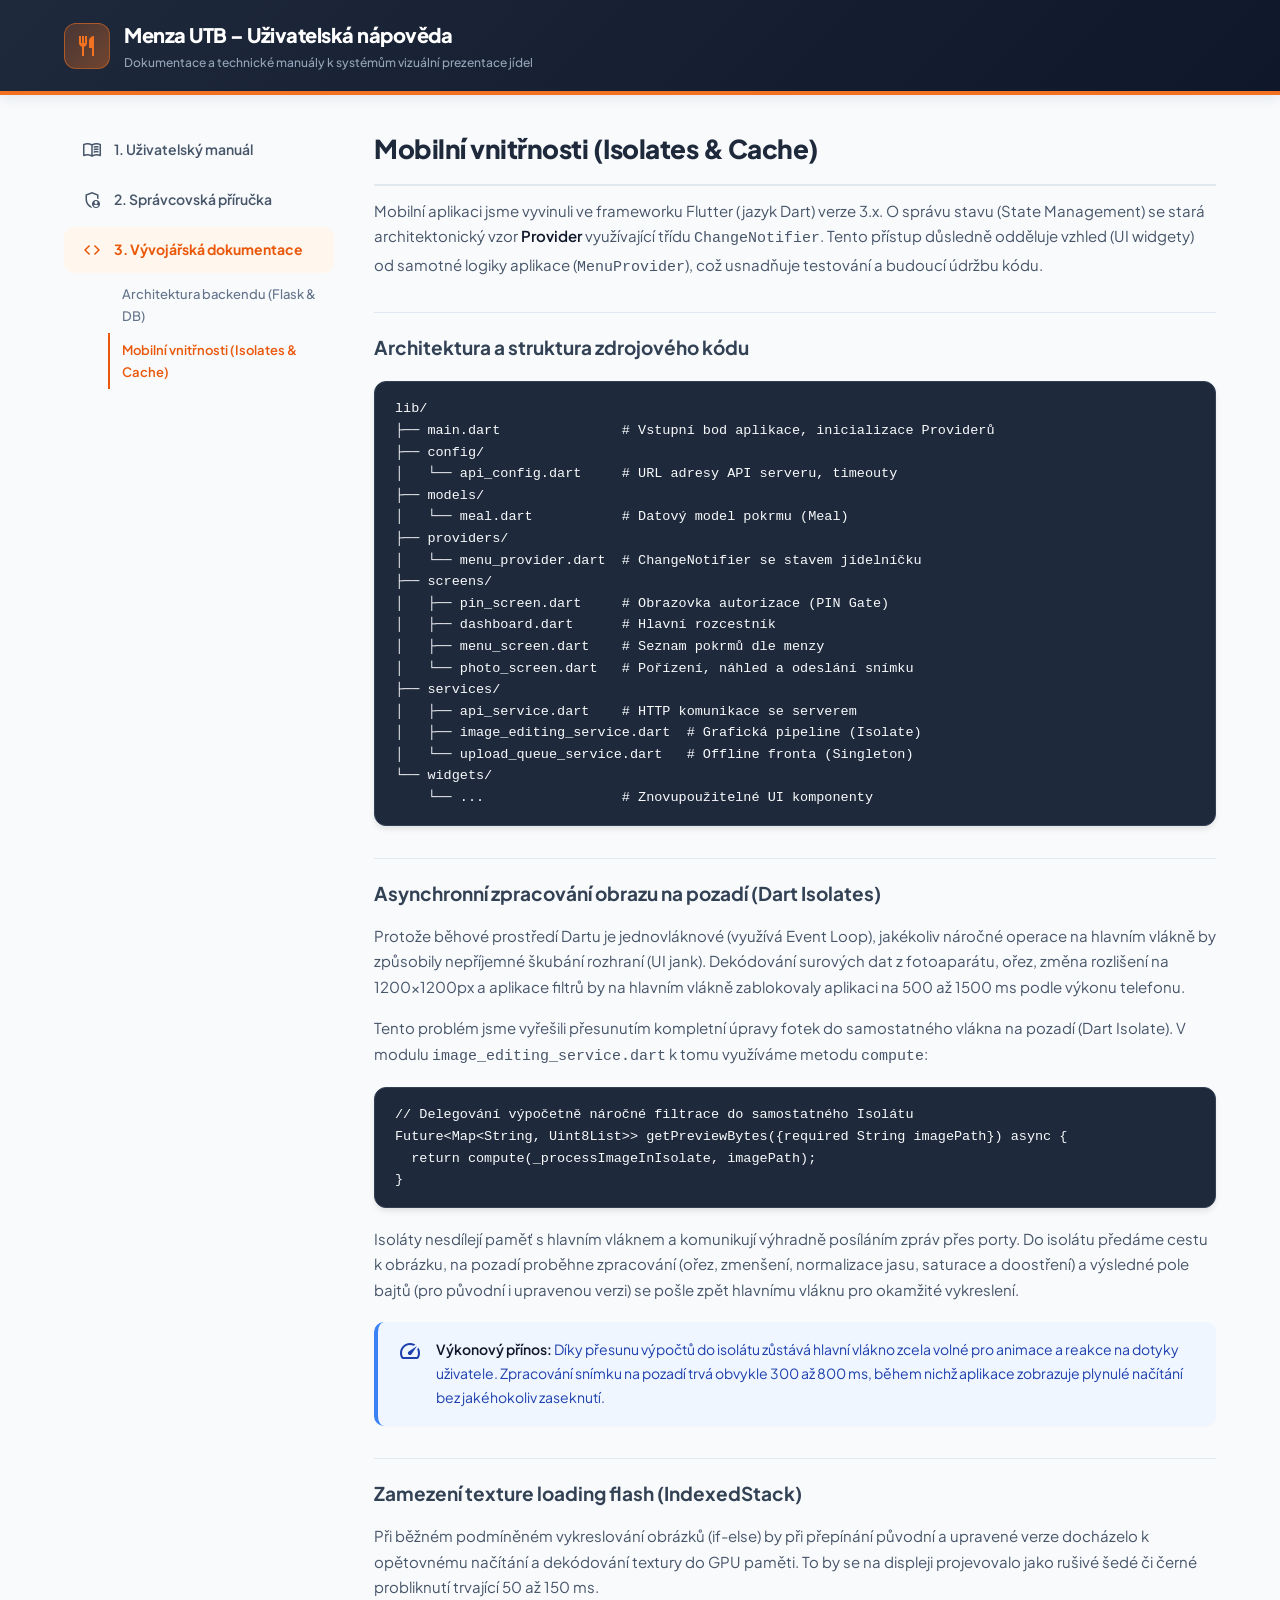
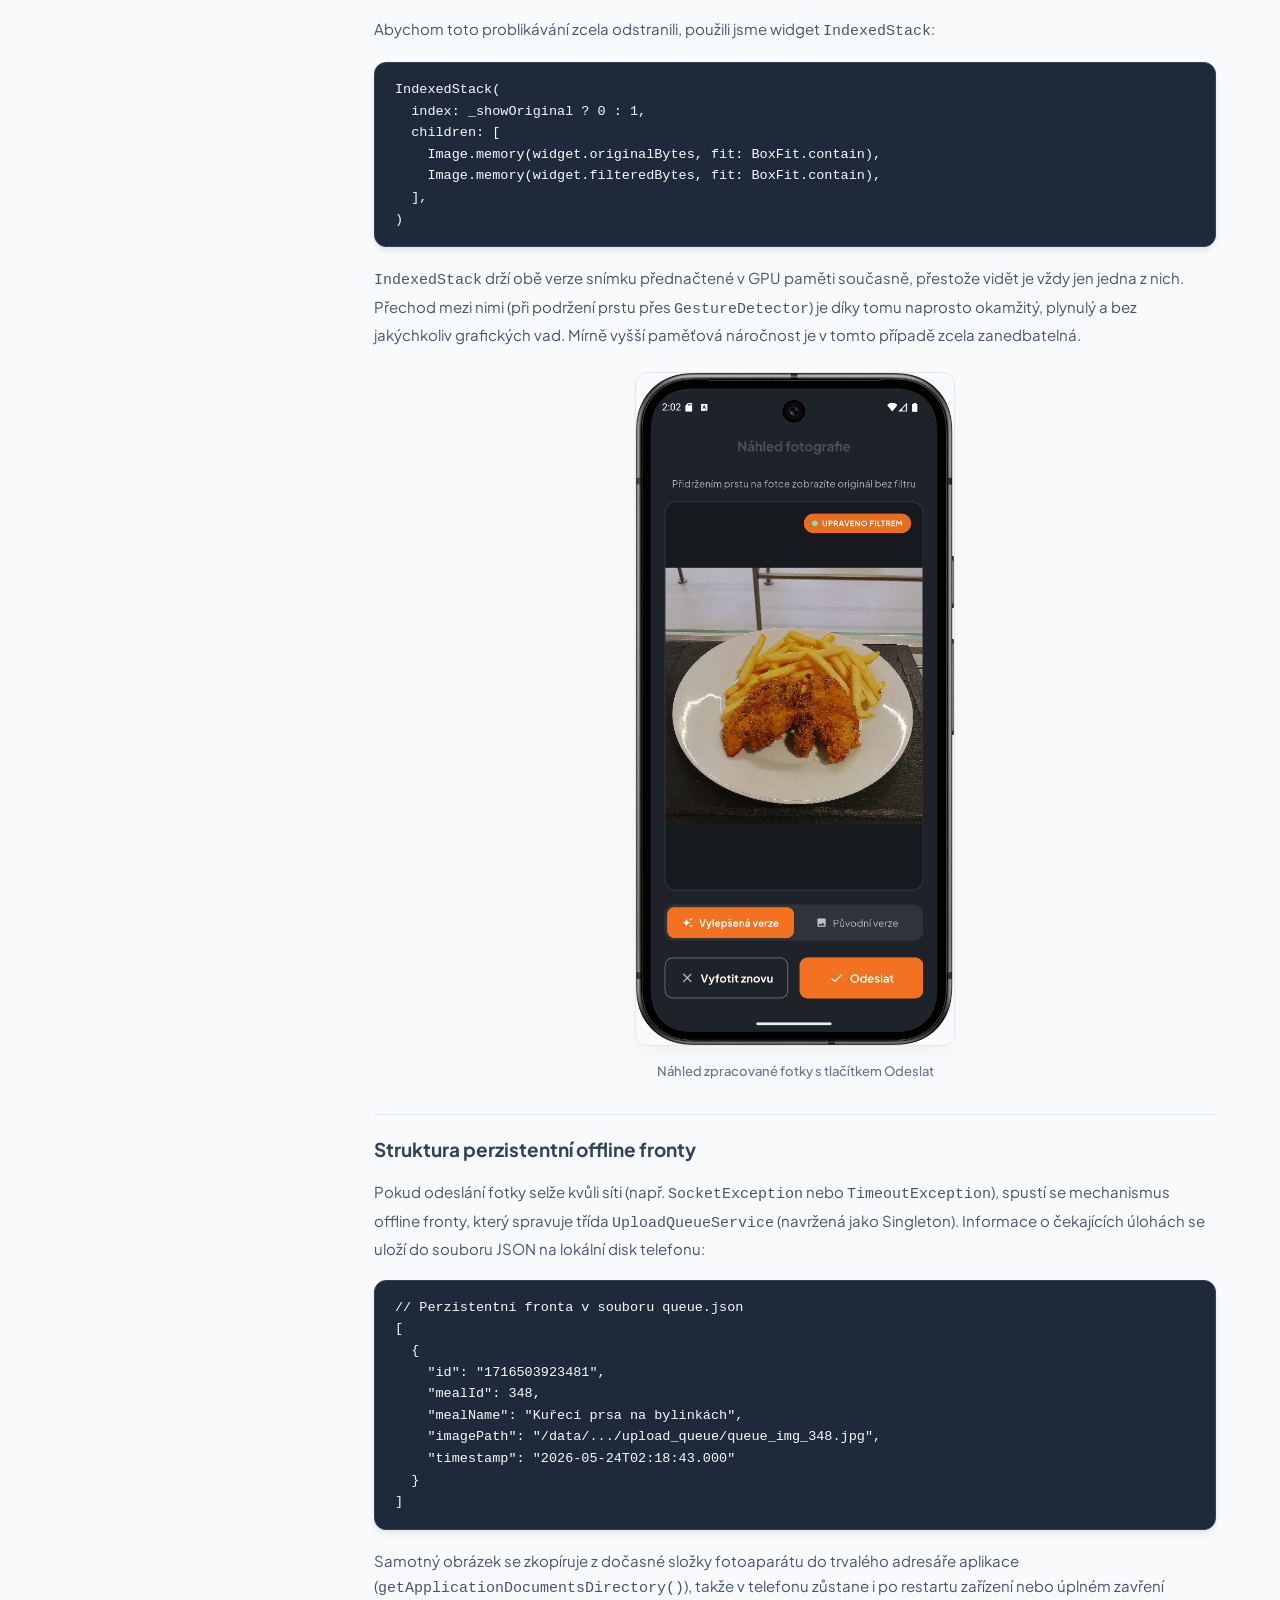
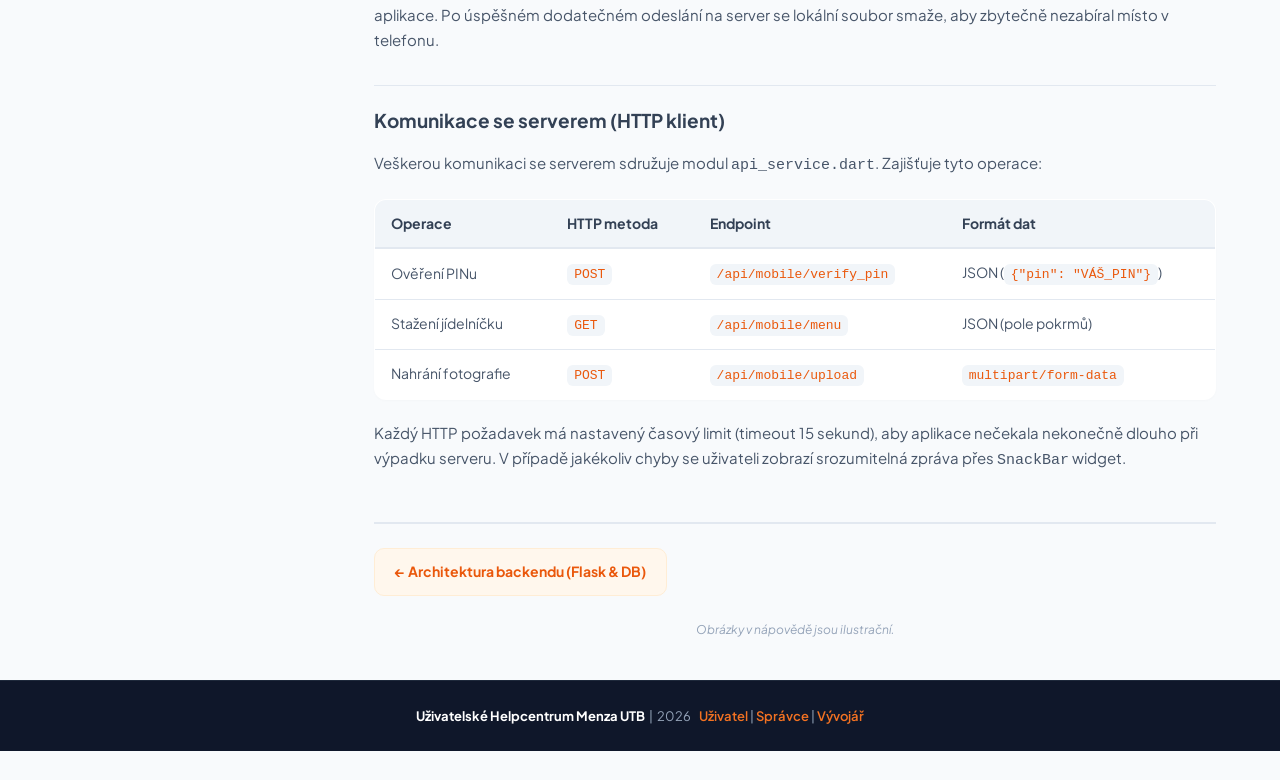
<file: dokumentace/vyvoj/mobil.html>
<!DOCTYPE html>
<html lang="cs">
<head>
    <meta charset="UTF-8">
    <title>Mobilní vnitřnosti – Vývojářská dokumentace Menza UTB</title>
    <meta name="viewport" content="width=device-width, initial-scale=1">
    <link rel="stylesheet" href="../style.css?v=4">
    <link rel="stylesheet" href="https://fonts.googleapis.com/css2?family=Material+Symbols+Outlined:opsz,wght,FILL,GRAD@24,400,0,0" />
</head>
<body>
<div id="wrap">
    <div id="header"><header>
        <div class="logo-area">
            <div class="logo-icon"><span class="material-symbols-outlined">restaurant</span></div>
            <div class="logo-text">
                <h1>Menza UTB – Uživatelská nápověda</h1>
                <p>Dokumentace a technické manuály k systémům vizuální prezentace jídel</p>
            </div>
        </div>
    </header></div>
    <div id="xmain">
        <div id="menu">
            <button id="menu-toggle" onclick="document.getElementById('menu').classList.toggle('open')"><span class="material-symbols-outlined">menu</span> Navigace</button>
            <ul>
                <li><a href="../uzivatel/index.html"><span class="material-symbols-outlined icon">menu_book</span>1. Uživatelský manuál</a></li>
                <li><a href="../spravce/index.html"><span class="material-symbols-outlined icon">admin_panel_settings</span>2. Správcovská příručka</a></li>
                <li id="current"><a href="../vyvoj/index.html" class="active"><span class="material-symbols-outlined icon">code</span>3. Vývojářská dokumentace</a>
                    <ul class="sideSub">
                        <li><a href="../vyvoj/index.html">Architektura backendu (Flask &amp; DB)</a></li>
                        <li><a href="../vyvoj/mobil.html" class="active">Mobilní vnitřnosti (Isolates &amp; Cache)</a></li>
                    </ul>
                </li>
            </ul>
        </div>
        <div id="content-wrap"><div id="main">

            <h3 class="title">Mobilní vnitřnosti (Isolates &amp; Cache)</h3>

            <p>Mobilní aplikaci jsme vyvinuli ve frameworku Flutter (jazyk Dart) verze 3.x. O správu stavu (State Management) se stará architektonický vzor <strong>Provider</strong> využívající třídu <code>ChangeNotifier</code>. Tento přístup důsledně odděluje vzhled (UI widgety) od samotné logiky aplikace (<code>MenuProvider</code>), což usnadňuje testování a budoucí údržbu kódu.</p>

            <!-- ================================================================ -->
            <h4 class="title">Architektura a struktura zdrojového kódu</h4>

            <pre><code>lib/
├── main.dart               # Vstupní bod aplikace, inicializace Providerů
├── config/
│   └── api_config.dart     # URL adresy API serveru, timeouty
├── models/
│   └── meal.dart           # Datový model pokrmu (Meal)
├── providers/
│   └── menu_provider.dart  # ChangeNotifier se stavem jídelníčku
├── screens/
│   ├── pin_screen.dart     # Obrazovka autorizace (PIN Gate)
│   ├── dashboard.dart      # Hlavní rozcestník
│   ├── menu_screen.dart    # Seznam pokrmů dle menzy
│   └── photo_screen.dart   # Pořízení, náhled a odeslání snímku
├── services/
│   ├── api_service.dart    # HTTP komunikace se serverem
│   ├── image_editing_service.dart  # Grafická pipeline (Isolate)
│   └── upload_queue_service.dart   # Offline fronta (Singleton)
└── widgets/
    └── ...                 # Znovupoužitelné UI komponenty</code></pre>

            <!-- ================================================================ -->
            <h4 class="title">Asynchronní zpracování obrazu na pozadí (Dart Isolates)</h4>

            <p>Protože běhové prostředí Dartu je jednovláknové (využívá Event Loop), jakékoliv náročné operace na hlavním vlákně by způsobily nepříjemné škubání rozhraní (UI jank). Dekódování surových dat z fotoaparátu, ořez, změna rozlišení na 1200x1200px a aplikace filtrů by na hlavním vlákně zablokovaly aplikaci na 500 až 1500 ms podle výkonu telefonu.</p>

            <p>Tento problém jsme vyřešili přesunutím kompletní úpravy fotek do samostatného vlákna na pozadí (Dart Isolate). V modulu <code>image_editing_service.dart</code> k tomu využíváme metodu <code>compute</code>:</p>

            <pre><code>// Delegování výpočetně náročné filtrace do samostatného Isolátu
Future&lt;Map&lt;String, Uint8List&gt;&gt; getPreviewBytes({required String imagePath}) async {
  return compute(_processImageInIsolate, imagePath);
}</code></pre>

            <p>Isoláty nesdílejí paměť s hlavním vláknem a komunikují výhradně posíláním zpráv přes porty. Do isolátu předáme cestu k obrázku, na pozadí proběhne zpracování (ořez, zmenšení, normalizace jasu, saturace a doostření) a výsledné pole bajtů (pro původní i upravenou verzi) se pošle zpět hlavnímu vláknu pro okamžité vykreslení.</p>

            <div class="info-box"><span class="material-symbols-outlined icon">speed</span>
                <div>
                    <strong>Výkonový přínos:</strong> Díky přesunu výpočtů do isolátu zůstává hlavní vlákno zcela volné pro animace a reakce na dotyky uživatele. Zpracování snímku na pozadí trvá obvykle 300 až 800 ms, během nichž aplikace zobrazuje plynulé načítání bez jakéhokoliv zaseknutí.
                </div>
            </div>

            <!-- ================================================================ -->
            <h4 class="title">Zamezení texture loading flash (IndexedStack)</h4>

            <p>Při běžném podmíněném vykreslování obrázků (if-else) by při přepínání původní a upravené verze docházelo k opětovnému načítání a dekódování textury do GPU paměti. To by se na displeji projevovalo jako rušivé šedé či černé probliknutí trvající 50 až 150 ms.</p>

            <p>Abychom toto problikávání zcela odstranili, použili jsme widget <code>IndexedStack</code>:</p>

            <pre><code>IndexedStack(
  index: _showOriginal ? 0 : 1,
  children: [
    Image.memory(widget.originalBytes, fit: BoxFit.contain),
    Image.memory(widget.filteredBytes, fit: BoxFit.contain),
  ],
)</code></pre>

            <p><code>IndexedStack</code> drží obě verze snímku přednačtené v GPU paměti současně, přestože vidět je vždy jen jedna z nich. Přechod mezi nimi (při podržení prstu přes <code>GestureDetector</code>) je díky tomu naprosto okamžitý, plynulý a bez jakýchkoliv grafických vad. Mírně vyšší paměťová náročnost je v tomto případě zcela zanedbatelná.</p>

            <!-- SCREENSHOT: MOBIL GESTURE PREVIEW -->
            <div class="screenshot" style="margin: 24px auto; max-width: 320px; text-align: center;">
                <img src="../img/06.png" alt="Náhled zpracované fotografie v mobilní aplikaci" style="width: 100%; border: 1.5px solid #e2e8f0; border-radius: 12px; box-shadow: 0 10px 25px -5px rgba(0,0,0,0.05);">
                <div style="font-size: 13px; color: #64748b; margin-top: 8px; font-weight: 500;">Náhled zpracované fotky s tlačítkem Odeslat</div>
            </div>

            <!-- ================================================================ -->
            <h4 class="title">Struktura perzistentní offline fronty</h4>

            <p>Pokud odeslání fotky selže kvůli síti (např. <code>SocketException</code> nebo <code>TimeoutException</code>), spustí se mechanismus offline fronty, který spravuje třída <code>UploadQueueService</code> (navržená jako Singleton). Informace o čekajících úlohách se uloží do souboru JSON na lokální disk telefonu:</p>

            <pre><code>// Perzistentní fronta v souboru queue.json
[
  {
    "id": "1716503923481",
    "mealId": 348,
    "mealName": "Kuřecí prsa na bylinkách",
    "imagePath": "/data/.../upload_queue/queue_img_348.jpg",
    "timestamp": "2026-05-24T02:18:43.000"
  }
]</code></pre>

            <p>Samotný obrázek se zkopíruje z dočasné složky fotoaparátu do trvalého adresáře aplikace (<code>getApplicationDocumentsDirectory()</code>), takže v telefonu zůstane i po restartu zařízení nebo úplném zavření aplikace. Po úspěšném dodatečném odeslání na server se lokální soubor smaže, aby zbytečně nezabíral místo v telefonu.</p>

            <!-- ================================================================ -->
            <h4 class="title">Komunikace se serverem (HTTP klient)</h4>

            <p>Veškerou komunikaci se serverem sdružuje modul <code>api_service.dart</code>. Zajišťuje tyto operace:</p>

            <table class="data-table">
                <tr>
                    <th>Operace</th>
                    <th>HTTP metoda</th>
                    <th>Endpoint</th>
                    <th>Formát dat</th>
                </tr>
                <tr>
                    <td>Ověření PINu</td>
                    <td><code>POST</code></td>
                    <td><code>/api/mobile/verify_pin</code></td>
                    <td>JSON (<code>{"pin": "VÁŠ_PIN"}</code>)</td>
                </tr>
                <tr>
                    <td>Stažení jídelníčku</td>
                    <td><code>GET</code></td>
                    <td><code>/api/mobile/menu</code></td>
                    <td>JSON (pole pokrmů)</td>
                </tr>
                <tr>
                    <td>Nahrání fotografie</td>
                    <td><code>POST</code></td>
                    <td><code>/api/mobile/upload</code></td>
                    <td><code>multipart/form-data</code></td>
                </tr>
            </table>

            <p>Každý HTTP požadavek má nastavený časový limit (timeout 15 sekund), aby aplikace nečekala nekonečně dlouho při výpadku serveru. V případě jakékoliv chyby se uživateli zobrazí srozumitelná zpráva přes <code>SnackBar</code> widget.</p>

            <div class="nav-footer">
                <a href="index.html">&#8592; Architektura backendu (Flask &amp; DB)</a>
                <span></span>
                <div class="nav-comment">Obrázky v nápovědě jsou ilustrační.</div>
            </div>
        </div></div>
    </div>
    <div id="footer"><footer>
        <p><strong>Uživatelské Helpcentrum Menza UTB</strong> &nbsp;|&nbsp; 2026
            &nbsp;&nbsp;
            <a href="../uzivatel/index.html">Uživatel</a> |
            <a href="../spravce/index.html">Správce</a> |
            <a href="../vyvoj/index.html">Vývojář</a></p>
    </footer></div>
</div>
<script src="../router.js"></script>
</body>
</html>
</file>
<file: dokumentace/style.css>
/* ===== Menza UTB Uživatelská Nápověda – Helpcentrum CSS ===== */
@import url('https://fonts.googleapis.com/css2?family=Plus+Jakarta+Sans:wght@400;500;600;700;800&display=swap');

* { margin: 0; padding: 0; box-sizing: border-box; }
html {
    overflow-y: scroll;
}
body {
    font-family: 'Plus Jakarta Sans', -apple-system, BlinkMacSystemFont, "Segoe UI", Roboto, sans-serif;
    font-size: 15px;
    line-height: 1.7;
    color: #334155;
    background: #f8fafc;
}
a { color: #f37222; text-decoration: none; font-weight: 600; transition: color 0.15s; }
a:hover { text-decoration: underline; color: #d65a0f; }

/* ===== HEADER ===== */
#header {
    background: linear-gradient(135deg, #1e293b 0%, #0f172a 100%);
    color: #fff;
    padding: 0;
    border-bottom: 4px solid #f37222;
    box-shadow: 0 4px 12px rgba(15, 23, 42, 0.08);
}
#header header {
    max-width: 1200px;
    width: 100%;
    margin: 0 auto;
    display: flex;
    align-items: center;
    justify-content: space-between;
    padding: 18px 24px;
    flex-wrap: wrap;
    gap: 12px;
}
#header .logo-area {
    display: flex;
    align-items: center;
    gap: 14px;
}
#header .logo-icon {
    width: 46px; height: 46px;
    background: linear-gradient(135deg, rgba(243, 114, 34, 0.2) 0%, rgba(243, 114, 34, 0.4) 100%);
    border: 1.5px solid rgba(243, 114, 34, 0.5);
    border-radius: 12px;
    display: flex; align-items: center; justify-content: center;
    font-size: 26px;
    color: #f37222;
}
#header .logo-text h1 {
    font-size: 20px;
    font-weight: 800;
    letter-spacing: -0.5px;
    color: #fff;
}
#header .logo-text p {
    font-size: 12px;
    color: #94a3b8;
    font-weight: 500;
    margin-top: 1px;
}

/* ===== MOBILE MENU TOGGLE ===== */
#menu-toggle {
    display: none;
    background: #fff7ed;
    border: 1.5px solid #ffedd5;
    border-radius: 10px;
    padding: 12px 18px;
    font-size: 14px;
    font-weight: 700;
    color: #ea580c;
    cursor: pointer;
    width: 100%;
    text-align: left;
    margin-bottom: 8px;
    align-items: center;
    gap: 8px;
    transition: all 0.2s;
}
#menu-toggle .material-symbols-outlined {
    font-size: 20px;
    vertical-align: middle;
}

/* ===== WRAP ===== */
#wrap {
    min-height: 100vh;
    display: flex;
    flex-direction: column;
}

/* ===== MAIN LAYOUT ===== */
#xmain {
    max-width: 1200px;
    width: 100%;
    margin: 0 auto;
    display: flex;
    gap: 0;
    flex: 1;
    padding: 0 24px;
}

/* ===== LEFT SIDEBAR MENU ===== */
#menu {
    width: 270px;
    min-width: 270px;
    flex-shrink: 0;
    padding: 32px 0;
}
#menu ul {
    list-style: none;
    padding: 0;
    margin: 0;
}
#menu > ul > li {
    margin-bottom: 4px;
}
#menu > ul > li > a {
    display: flex;
    align-items: center;
    gap: 10px;
    padding: 11px 16px;
    border-radius: 10px;
    color: #475569;
    font-size: 14px;
    font-weight: 600;
    transition: all 0.15s;
}
#menu > ul > li > a:hover {
    background: #f1f5f9;
    color: #0f172a;
    text-decoration: none;
}
#menu > ul > li#current > a,
#menu > ul > li > a.active {
    background: #fff7ed;
    color: #ea580c;
    font-weight: 700;
}
#menu > ul > li > a .icon {
    font-size: 20px;
    width: 24px;
    text-align: center;
}

/* Sub-menu */
#menu .sideSub {
    list-style: none;
    padding: 4px 0 6px 44px;
}
#menu .sideSub li a {
    display: block;
    padding: 6px 12px;
    font-size: 13px;
    color: #64748b;
    border-left: 2px solid transparent;
    transition: all 0.15s;
    font-weight: 500;
}
#menu .sideSub li a:hover,
#menu .sideSub li a.active {
    color: #ea580c;
    border-left-color: #ea580c;
    text-decoration: none;
    font-weight: 600;
}

/* ===== CONTENT AREA ===== */
#content-wrap {
    flex: 1;
    min-width: 0;
    width: 100%;
}
#main {
    padding: 32px 0 40px 40px;
    flex: 1;
    min-width: 0;
    width: 100%;
}
#main h3.title {
    font-size: 26px;
    font-weight: 800;
    color: #1e293b;
    margin-bottom: 12px;
    padding-bottom: 12px;
    border-bottom: 2px solid #e2e8f0;
    letter-spacing: -0.5px;
}
#main h4.title {
    font-size: 19px;
    font-weight: 700;
    color: #334155;
    margin: 32px 0 14px 0;
    padding-top: 18px;
    border-top: 1px solid #e2e8f0;
}
#main p {
    margin-bottom: 16px;
    color: #475569;
}
#main strong {
    color: #0f172a;
    font-weight: 600;
}

/* ===== CONTENT LISTS ===== */
#main > ul,
#main > ol:not(.steps) {
    margin: 0 0 20px 0;
    padding-left: 24px;
}
#main > ul {
    list-style: disc;
    color: #475569;
}
#main > ul > li,
#main > ol:not(.steps) > li {
    margin-bottom: 8px;
    padding-left: 4px;
}

/* ===== SCREENSHOT ===== */
.screenshot {
    margin: 24px 0;
    text-align: center;
}
.screenshot img {
    max-width: 100%;
    height: auto;
    border: 1.5px solid #e2e8f0;
    border-radius: 12px;
    box-shadow: 0 10px 25px -5px rgba(0, 0, 0, 0.05), 0 8px 10px -6px rgba(0, 0, 0, 0.05);
}

/* ===== SCREENSHOT PLACEHOLDER ===== */
.screenshot-placeholder {
    background: #f8fafc;
    border: 2px dashed #cbd5e1;
    border-radius: 14px;
    padding: 36px 24px;
    text-align: center;
    color: #64748b;
    font-size: 13px;
    margin: 20px 0;
    display: flex;
    flex-direction: column;
    align-items: center;
    justify-content: center;
    gap: 8px;
    min-height: 140px;
    transition: border-color 0.2s;
}
.screenshot-placeholder:hover {
    border-color: #f37222;
}
.screenshot-placeholder .icon {
    font-size: 36px;
    color: #94a3b8;
    margin-bottom: 4px;
}

/* ===== TIP / WARNING / INFO BOXES ===== */
.tip-box, .warning-box, .info-box {
    border-radius: 10px;
    padding: 16px 20px;
    margin: 20px 0;
    font-size: 14px;
    display: flex;
    align-items: flex-start;
    gap: 14px;
    box-shadow: 0 1px 3px rgba(0,0,0,0.02);
}
.tip-box {
    background: #f0fdf4;
    border-left: 4px solid #22c55e;
    color: #166534;
}
.warning-box {
    background: #fffbeb;
    border-left: 4px solid #f59e0b;
    color: #92400e;
}
.info-box {
    background: #eff6ff;
    border-left: 4px solid #3b82f6;
    color: #1e40af;
}
.tip-box .icon, .warning-box .icon, .info-box .icon {
    font-size: 24px;
    flex-shrink: 0;
    margin-top: 1px;
}

/* ===== ORDERED STEPS ===== */
ol.steps {
    counter-reset: step-counter;
    list-style: none;
    padding: 0;
    margin: 20px 0;
}
ol.steps > li {
    counter-increment: step-counter;
    padding: 14px 18px 14px 58px;
    position: relative;
    margin-bottom: 10px;
    background: #fff;
    border-radius: 12px;
    border: 1px solid #e2e8f0;
    box-shadow: 0 1px 3px rgba(0,0,0,0.02);
}
ol.steps > li::before {
    content: counter(step-counter);
    position: absolute;
    left: 16px;
    top: 14px;
    width: 28px;
    height: 28px;
    background: #f37222;
    color: #fff;
    border-radius: 50%;
    font-size: 13px;
    font-weight: 800;
    display: flex;
    align-items: center;
    justify-content: center;
}

/* ===== TABLE ===== */
table.data-table {
    width: 100%;
    border-collapse: collapse;
    margin: 20px 0;
    font-size: 14px;
    background: #fff;
    border-radius: 12px;
    overflow: hidden;
    border: 1px solid #e2e8f0;
    box-shadow: 0 1px 3px rgba(0,0,0,0.02);
}
table.data-table th {
    background: #f1f5f9;
    text-align: left;
    padding: 12px 16px;
    font-weight: 700;
    color: #334155;
    border-bottom: 2px solid #e2e8f0;
}
table.data-table td {
    padding: 12px 16px;
    border-bottom: 1px solid #e2e8f0;
    color: #475569;
}
table.data-table tr:last-child td {
    border-bottom: none;
}
table.data-table tr:hover td {
    background: #f8fafc;
}
table.data-table code {
    background: #f1f5f9;
    padding: 3px 7px;
    border-radius: 6px;
    font-size: 13px;
    color: #ea580c;
    font-family: SFMono-Regular, Consolas, "Liberation Mono", Menlo, monospace;
}

/* ===== NAVIGATION FOOTER ===== */
.nav-footer {
    margin-top: 48px;
    padding-top: 24px;
    border-top: 2px solid #e2e8f0;
    display: flex;
    justify-content: space-between;
    align-items: center;
    flex-wrap: wrap;
    gap: 12px;
}
.nav-footer a {
    display: inline-flex;
    align-items: center;
    gap: 6px;
    padding: 11px 20px;
    background: #fff7ed;
    border: 1px solid #ffedd5;
    border-radius: 10px;
    font-size: 14px;
    font-weight: 700;
    color: #ea580c;
    transition: all 0.15s;
}
.nav-footer a:hover {
    background: #ea580c;
    color: #fff;
    border-color: #ea580c;
    text-decoration: none;
}
.nav-footer .nav-comment {
    width: 100%;
    text-align: center;
    font-size: 12px;
    color: #94a3b8;
    margin-top: 12px;
    font-style: italic;
}

/* ===== FOOTER ===== */
#footer {
    background: #0f172a;
    color: #94a3b8;
    padding: 24px;
    text-align: center;
    font-size: 13px;
    margin-top: auto;
    border-top: 1px solid #1e293b;
}
#footer a {
    color: #f37222;
    font-weight: 600;
}
#footer strong {
    color: #fff;
    font-weight: 700;
}

/* ===== CODE BLOCKS ===== */
pre {
    background: #1e293b;
    color: #f8fafc;
    padding: 16px 20px;
    border-radius: 12px;
    font-family: SFMono-Regular, Consolas, "Liberation Mono", Menlo, monospace;
    font-size: 13.5px;
    line-height: 1.6;
    margin: 18px 0;
    overflow-x: auto;
    border: 1px solid #334155;
    box-shadow: 0 4px 6px -1px rgba(0,0,0,0.1);
}
pre code {
    background: transparent;
    padding: 0;
    color: inherit;
}

/* ===== RESPONSIVE ===== */
@media (max-width: 768px) {
    #xmain { flex-direction: column; padding: 0 12px; }
    #menu { width: 100%; min-width: 100%; padding: 12px 0; }
    #menu-toggle { display: flex; }
    #menu > ul { display: none; }
    #menu.open > ul { display: block; }
    #main { padding: 20px 0; }
    .nav-footer { flex-direction: column; }
    table.data-table { font-size: 13px; }
    table.data-table th, table.data-table td { padding: 10px 12px; }
}
</file>
